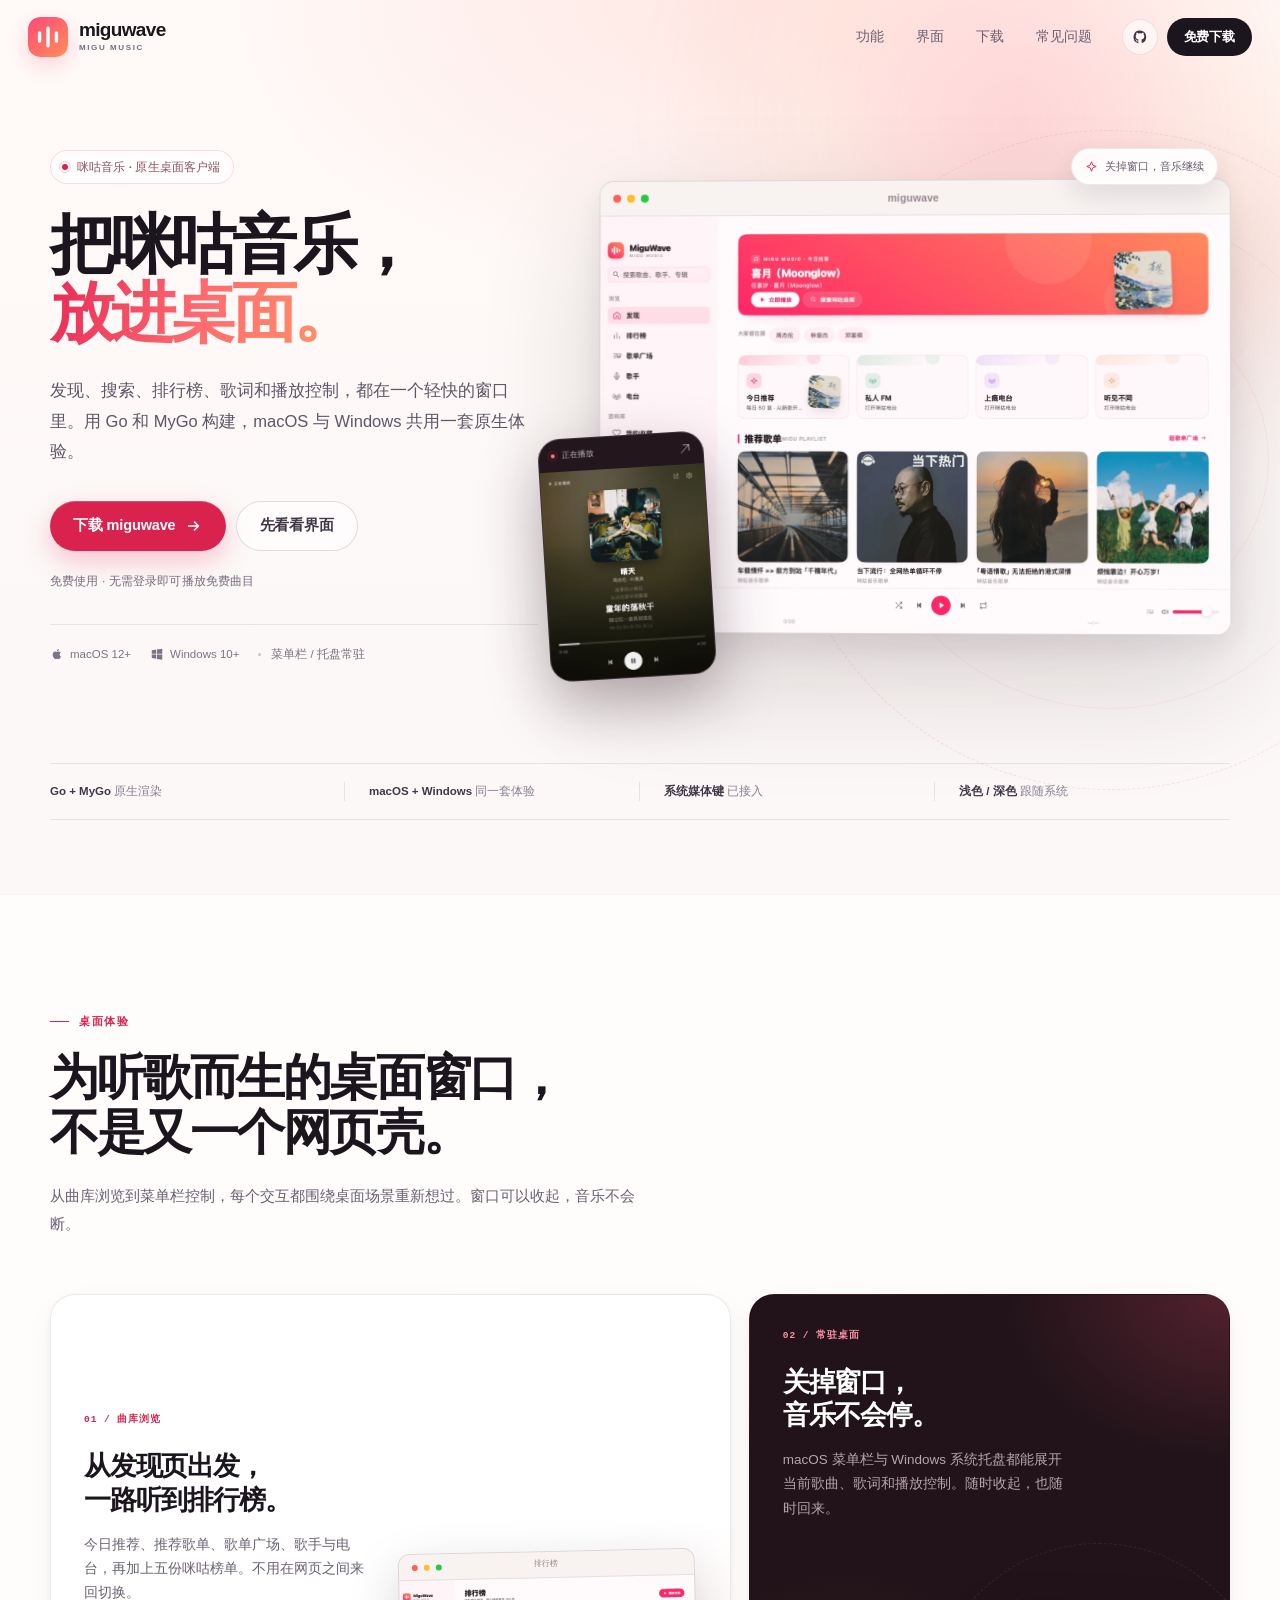
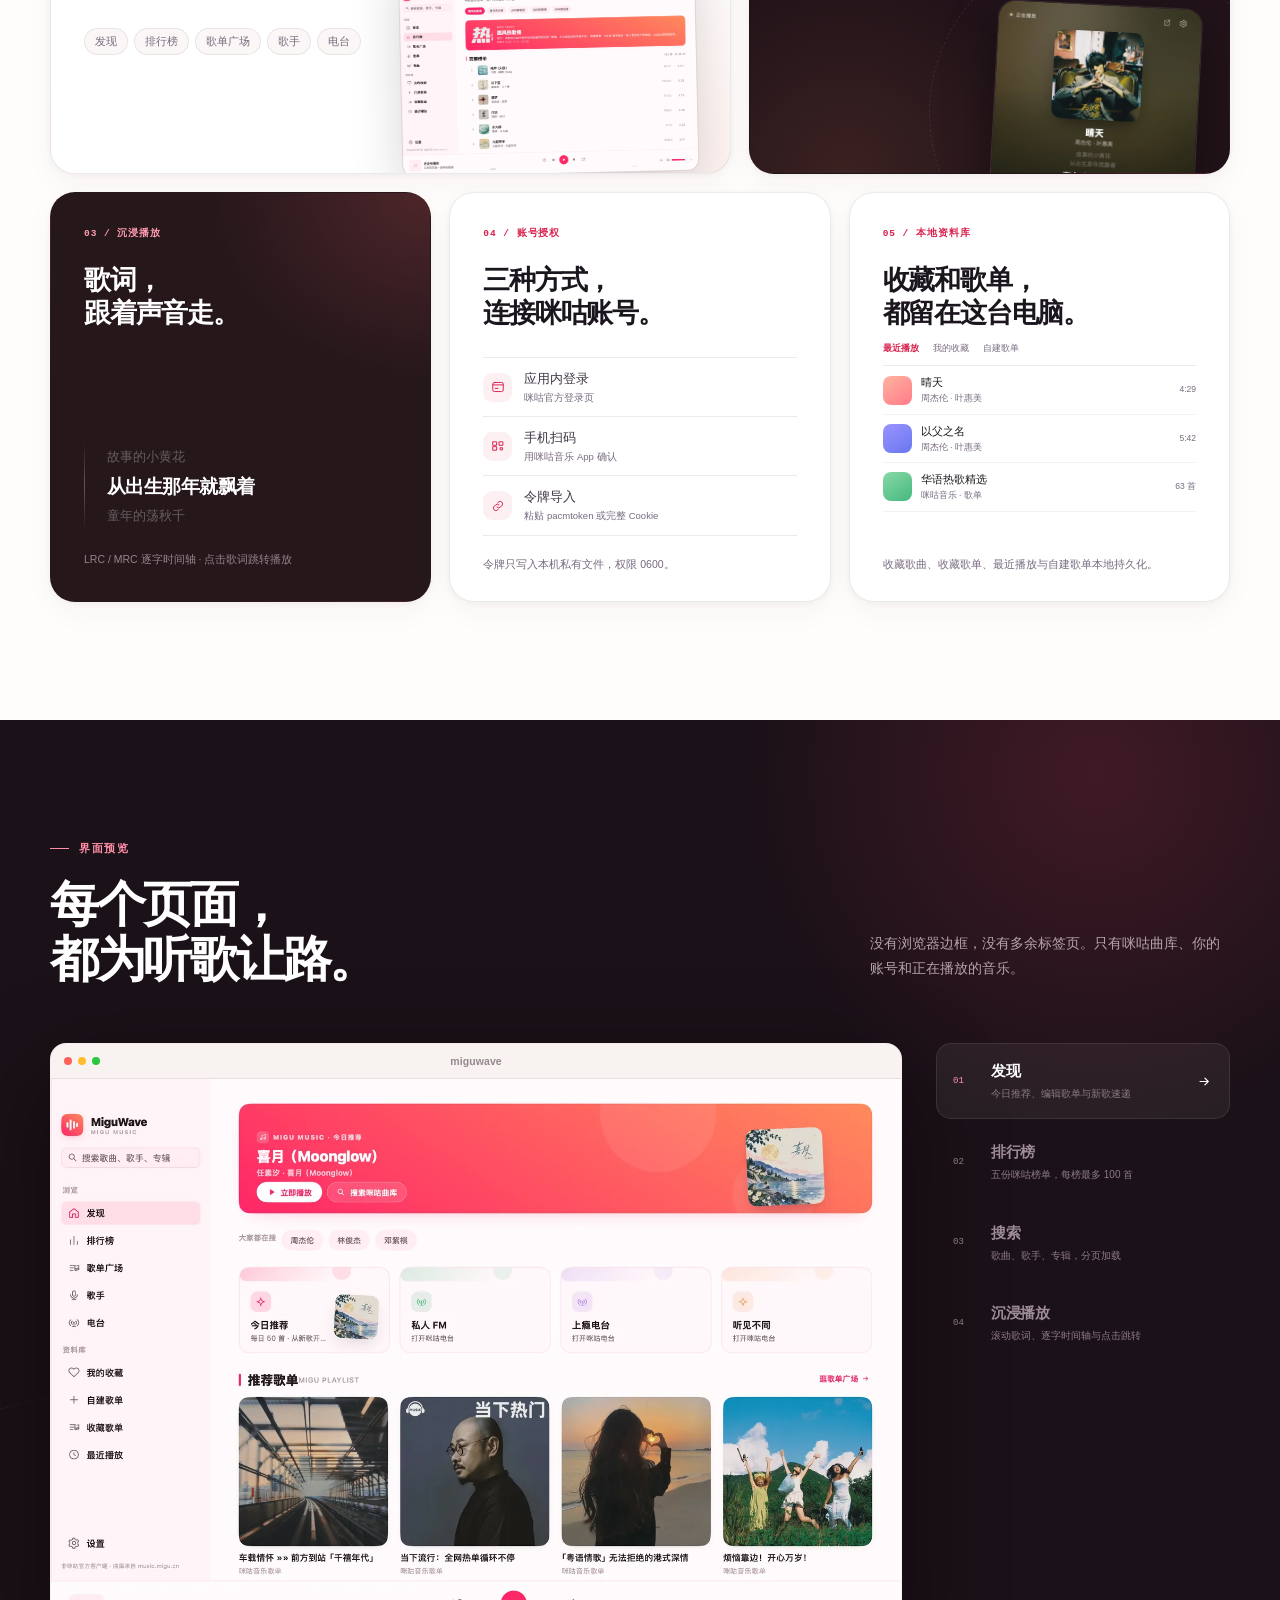
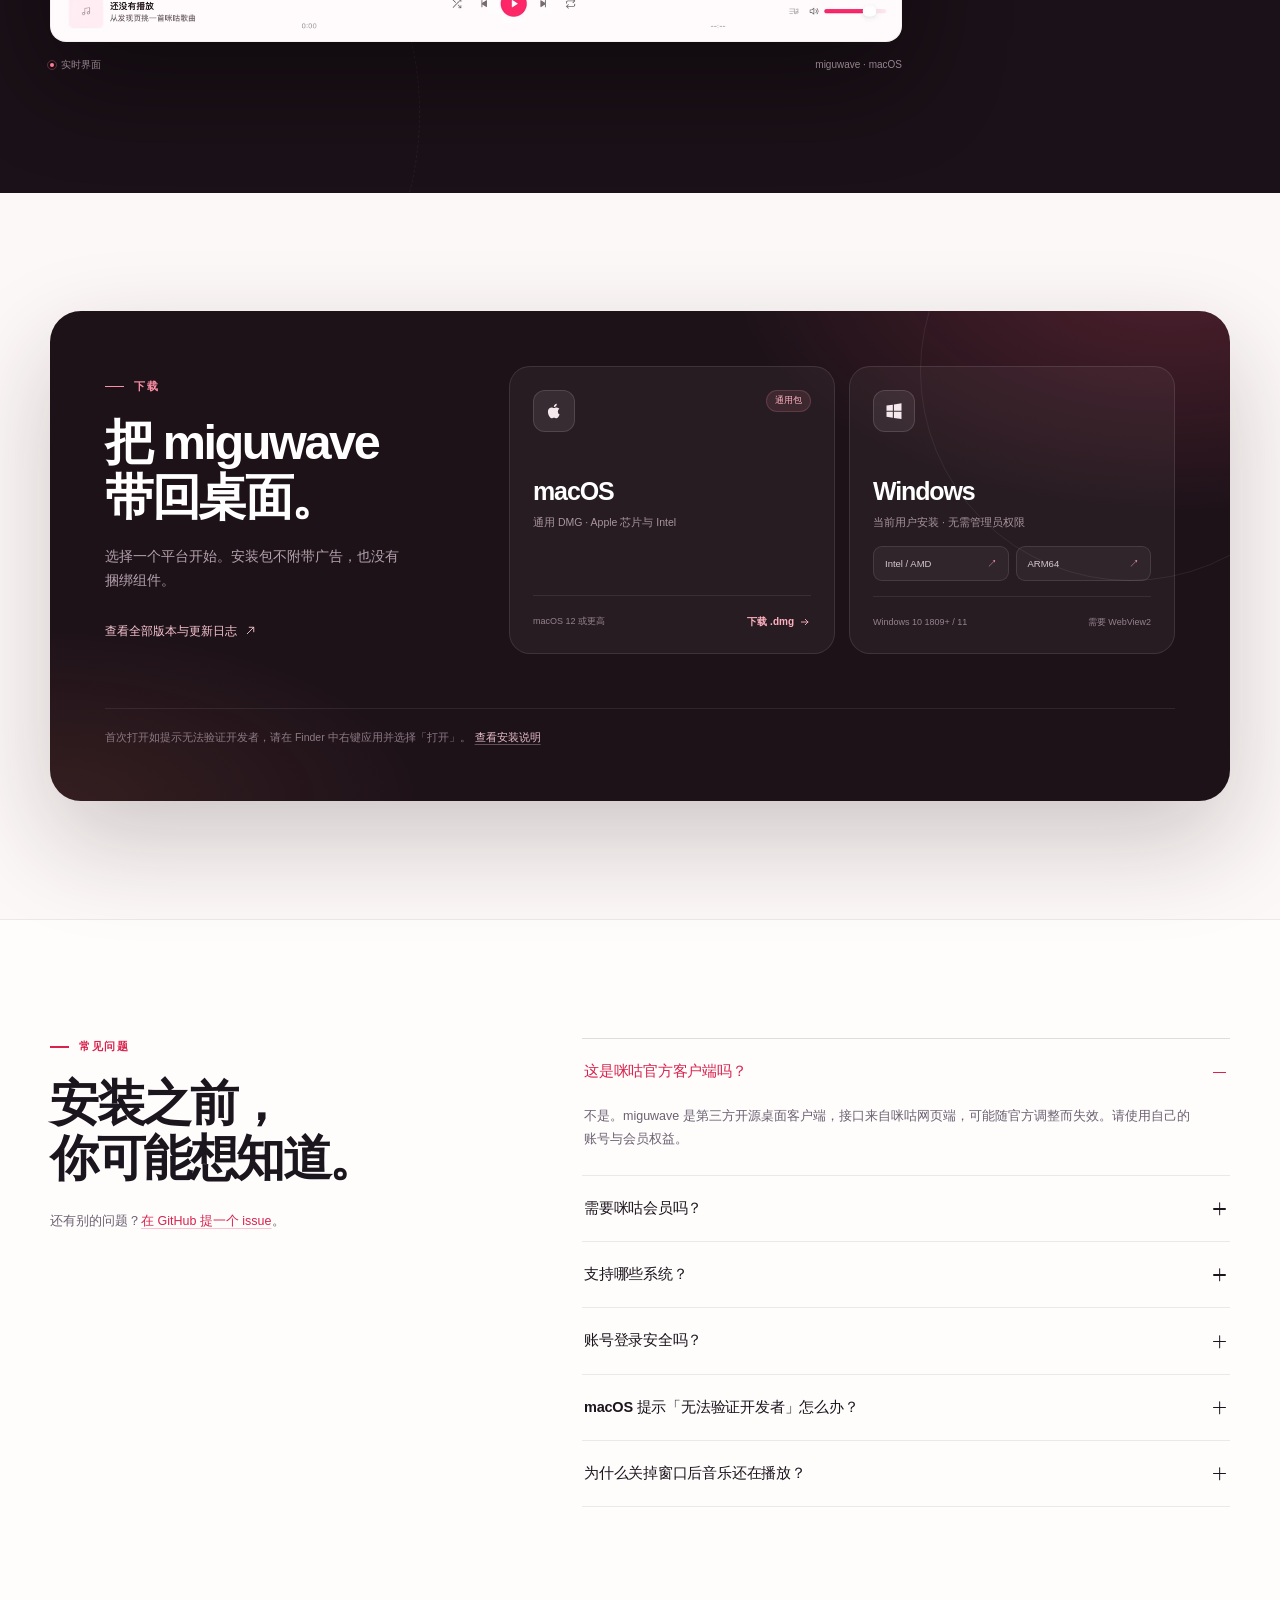
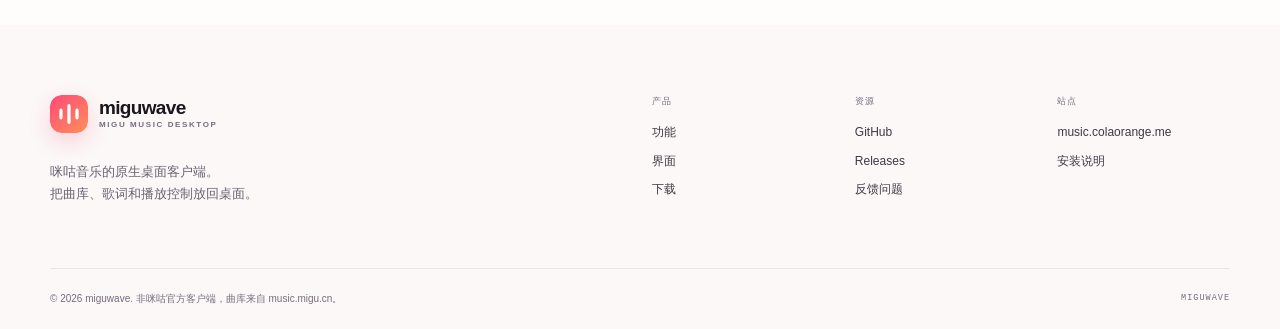
<file: site/index.html>
<!doctype html>
<html lang="zh-CN">
<head>
  <meta charset="utf-8">
  <meta name="viewport" content="width=device-width, initial-scale=1">
  <title>miguwave — 咪咕音乐原生桌面客户端</title>
  <meta name="description" content="miguwave 是一个用 Go 写的咪咕音乐桌面客户端。原生界面，macOS 与 Windows 共用一套体验，支持发现、排行榜、搜索、滚动歌词与菜单栏播放控制。">
  <meta name="theme-color" content="#fcf8f7">
  <meta name="color-scheme" content="light">
  <link rel="canonical" href="https://music.colaorange.me/">

  <meta property="og:type" content="website">
  <meta property="og:site_name" content="miguwave">
  <meta property="og:title" content="miguwave — 把咪咕音乐，放进桌面。">
  <meta property="og:description" content="原生咪咕音乐桌面客户端。发现、排行榜、搜索、滚动歌词和菜单栏控制，都在一个窗口里。">
  <meta property="og:url" content="https://music.colaorange.me/">
  <meta property="og:image" content="https://music.colaorange.me/og.f667982d.png">
  <meta property="og:image:type" content="image/png">
  <meta property="og:image:width" content="1200">
  <meta property="og:image:height" content="630">
  <meta property="og:image:alt" content="miguwave 咪咕音乐桌面客户端预览">
  <meta property="og:locale" content="zh_CN">
  <meta name="twitter:card" content="summary_large_image">
  <meta name="twitter:title" content="miguwave — 把咪咕音乐，放进桌面。">
  <meta name="twitter:description" content="原生咪咕音乐桌面客户端，支持 macOS 与 Windows。">
  <meta name="twitter:image" content="https://music.colaorange.me/og.f667982d.png">
  <meta name="twitter:image:alt" content="miguwave 咪咕音乐桌面客户端预览">

  <link rel="icon" href="favicon.svg" type="image/svg+xml">
  <link rel="apple-touch-icon" href="apple-touch-icon.png">
  <link rel="preload" as="image" href="assets/home-1600.c349a8a1.webp" type="image/webp" fetchpriority="high">
  <link rel="stylesheet" href="styles.css">
  <script>document.documentElement.classList.add('js');</script>

  <script type="application/ld+json">
  {
    "@context": "https://schema.org",
    "@type": "SoftwareApplication",
    "name": "miguwave",
    "applicationCategory": "MultimediaApplication",
    "operatingSystem": "macOS 12+, Windows 10 1809+, Windows 11",
    "description": "用 Go 和 MyGo 构建的咪咕音乐原生桌面客户端。",
    "url": "https://music.colaorange.me/",
    "downloadUrl": "https://github.com/horizon0514/miguwave/releases/latest",
    "offers": {
      "@type": "Offer",
      "price": "0",
      "priceCurrency": "CNY"
    }
  }
  </script>
</head>
<body>
  <a class="skip-link" href="#main">跳到主要内容</a>

  <header class="site-header" id="top">
    <div class="nav-wrap">
      <a class="brand" href="#top" aria-label="miguwave 首页">
        <svg class="brand-mark" viewBox="0 0 64 64" aria-hidden="true">
          <defs>
            <linearGradient id="brand-gradient" x1="8" y1="4" x2="58" y2="61" gradientUnits="userSpaceOnUse">
              <stop stop-color="#ff4f76"/>
              <stop offset="1" stop-color="#ff8a5b"/>
            </linearGradient>
          </defs>
          <rect width="64" height="64" rx="19" fill="url(#brand-gradient)"/>
          <path d="M18.5 38.5v-13M32 46V18M45.5 38.5v-13" stroke="#fff" stroke-width="5.4" stroke-linecap="round"/>
        </svg>
        <span class="brand-word">
          <span class="brand-name">miguwave</span>
          <span class="brand-sub">MIGU MUSIC</span>
        </span>
      </a>

      <nav class="desktop-nav" aria-label="主导航">
        <a href="#features">功能</a>
        <a href="#interface">界面</a>
        <a href="#download">下载</a>
        <a href="#faq">常见问题</a>
      </nav>

      <div class="nav-actions">
        <a class="nav-github" href="https://github.com/horizon0514/miguwave" target="_blank" rel="noopener" aria-label="在 GitHub 查看 miguwave">
          <svg viewBox="0 0 24 24" aria-hidden="true"><path d="M12 2.3a9.7 9.7 0 0 0-3.1 18.9c.5.1.7-.2.7-.5v-1.9c-2.8.6-3.4-1.2-3.4-1.2-.5-1.2-1.1-1.5-1.1-1.5-.9-.6.1-.6.1-.6 1 .1 1.5 1 1.5 1 .9 1.5 2.3 1.1 2.9.8.1-.6.3-1.1.6-1.3-2.2-.3-4.6-1.1-4.6-5a3.9 3.9 0 0 1 1-2.7 3.6 3.6 0 0 1 .1-2.7s.8-.3 2.8 1a9.2 9.2 0 0 1 5 0c1.9-1.3 2.8-1 2.8-1 .5 1.4.2 2.4.1 2.7a3.9 3.9 0 0 1 1 2.7c0 3.9-2.3 4.7-4.6 5 .4.3.7.9.7 1.8v2.7c0 .3.2.6.7.5A9.7 9.7 0 0 0 12 2.3Z"/></svg>
        </a>
        <a class="btn btn-nav" href="#download">免费下载</a>
        <button class="menu-toggle" type="button" aria-label="打开菜单" aria-expanded="false" aria-controls="mobile-menu">
          <span></span><span></span>
        </button>
      </div>
    </div>

    <div class="mobile-menu" id="mobile-menu" hidden>
      <nav aria-label="移动端导航">
        <a href="#features">功能</a>
        <a href="#interface">界面</a>
        <a href="#download">下载</a>
        <a href="#faq">常见问题</a>
        <a href="https://github.com/horizon0514/miguwave" target="_blank" rel="noopener">GitHub <span aria-hidden="true">↗</span></a>
      </nav>
    </div>
  </header>

  <main id="main">
    <section class="hero" aria-labelledby="hero-title">
      <div class="hero-glow" aria-hidden="true"></div>
      <div class="hero-rings" aria-hidden="true">
        <span></span><span></span><span></span>
      </div>

      <div class="container hero-grid">
        <div class="hero-copy">
          <p class="eyebrow reveal"><span class="status-dot" aria-hidden="true"></span>咪咕音乐 · 原生桌面客户端</p>
          <h1 class="reveal" id="hero-title" style="--delay: 60ms">把咪咕音乐，<br><span class="gradient-text">放进桌面。</span></h1>
          <p class="hero-lede reveal" style="--delay: 120ms">发现、搜索、排行榜、歌词和播放控制，都在一个轻快的窗口里。用 Go 和 MyGo 构建，macOS 与 Windows 共用一套原生体验。</p>

          <div class="hero-actions reveal" style="--delay: 180ms">
            <a class="btn btn-primary" href="#download">
              下载 miguwave
              <svg viewBox="0 0 20 20" aria-hidden="true"><path d="M4 10h11M10.5 5.5 15 10l-4.5 4.5"/></svg>
            </a>
            <a class="btn btn-quiet" href="#interface">先看看界面</a>
          </div>

          <p class="hero-meta reveal" style="--delay: 240ms">免费使用 · 无需登录即可播放免费曲目</p>

          <div class="hero-platforms reveal" style="--delay: 300ms" aria-label="支持的平台">
            <span>
              <svg viewBox="0 0 24 24" aria-hidden="true"><path d="M16.6 12.8c0-2.2 1.8-3.3 1.9-3.4a4.1 4.1 0 0 0-3.2-1.7c-1.4-.1-2.7.8-3.4.8-.7 0-1.8-.8-2.9-.8a4.3 4.3 0 0 0-3.6 2.2c-1.5 2.7-.4 6.6 1.1 8.7.7 1 1.6 2.2 2.7 2.1 1.1 0 1.5-.7 2.8-.7s1.7.7 2.9.7c1.2 0 1.9-1 2.6-2.1a9.4 9.4 0 0 0 1.2-2.4 3.9 3.9 0 0 1-2.1-3.4ZM14.5 6.1a3.8 3.8 0 0 0 .9-2.8 4 4 0 0 0-2.6 1.3 3.7 3.7 0 0 0-1 2.7c1 .1 2-.4 2.7-1.2Z"/></svg>
              macOS 12+
            </span>
            <span>
              <svg viewBox="0 0 24 24" aria-hidden="true"><path d="M3 5.5 10.6 4.4v7.2H3V5.5Zm8.9-1.3L21 2.8v8.8h-9.1V4.2ZM3 12.9h7.6v7.2L3 19V12.9Zm8.9 0H21v8.8l-9.1-1.3v-7.5Z"/></svg>
              Windows 10+
            </span>
            <span><span class="platform-sep" aria-hidden="true"></span>菜单栏 / 托盘常驻</span>
          </div>
        </div>

        <div class="hero-visual reveal" style="--delay: 140ms">
          <div class="hero-visual-glow" aria-hidden="true"></div>
          <div class="app-window hero-window">
            <div class="window-bar">
              <span class="traffic" aria-hidden="true"><i></i><i></i><i></i></span>
              <span class="window-title">miguwave</span>
            </div>
            <img src="assets/home-1600.c349a8a1.webp" srcset="assets/home-800.12660ac5.webp 800w, assets/home-1600.c349a8a1.webp 1600w" sizes="(max-width: 760px) 92vw, (max-width: 1200px) 52vw, 650px" width="1600" height="1058" alt="miguwave 发现页，包含今日推荐、快捷入口和推荐歌单" fetchpriority="high">
          </div>

          <figure class="floating-player">
            <div class="floating-player-head">
              <span class="status-dot" aria-hidden="true"></span>
              <span>正在播放</span>
              <svg viewBox="0 0 20 20" aria-hidden="true"><path d="M7 3h10v10M17 3 3 17"/></svg>
            </div>
            <img src="assets/menu-bar.644268d4.webp" width="840" height="1072" alt="miguwave 菜单栏播放面板" loading="lazy">
          </figure>

          <div class="floating-note">
            <svg viewBox="0 0 20 20" aria-hidden="true"><path d="M10 2.7 12 8l5.3 2-5.3 2L10 17.3 8 12l-5.3-2L8 8l2-5.3Z"/></svg>
            关掉窗口，音乐继续
          </div>
        </div>
      </div>

      <div class="container">
        <div class="trust-strip reveal" style="--delay: 380ms">
          <span><strong>Go + MyGo</strong> 原生渲染</span>
          <span><strong>macOS + Windows</strong> 同一套体验</span>
          <span><strong>系统媒体键</strong> 已接入</span>
          <span><strong>浅色 / 深色</strong> 跟随系统</span>
        </div>
      </div>
    </section>

    <section class="section features" id="features" aria-labelledby="features-title">
      <div class="container">
        <header class="section-head reveal">
          <p class="kicker">桌面体验</p>
          <h2 id="features-title">为听歌而生的桌面窗口，<br class="desktop-br">不是又一个网页壳。</h2>
          <p>从曲库浏览到菜单栏控制，每个交互都围绕桌面场景重新想过。窗口可以收起，音乐不会断。</p>
        </header>

        <div class="feature-grid">
          <article class="feature feature-catalog reveal">
            <div class="feature-copy">
              <p class="feature-index">01 / 曲库浏览</p>
              <h3>从发现页出发，<br>一路听到排行榜。</h3>
              <p>今日推荐、推荐歌单、歌单广场、歌手与电台，再加上五份咪咕榜单。不用在网页之间来回切换。</p>
              <ul class="chip-list" aria-label="曲库功能">
                <li>发现</li>
                <li>排行榜</li>
                <li>歌单广场</li>
                <li>歌手</li>
                <li>电台</li>
              </ul>
            </div>
            <div class="feature-shot">
              <div class="app-window shot-window">
                <div class="window-bar">
                  <span class="traffic" aria-hidden="true"><i></i><i></i><i></i></span>
                  <span class="window-title">排行榜</span>
                </div>
                <img src="assets/rank-1600.459adf15.webp" srcset="assets/rank-800.6c8e864a.webp 800w, assets/rank-1600.459adf15.webp 1600w" sizes="(max-width: 760px) 88vw, 470px" width="1600" height="1058" alt="miguwave 排行榜页面，展示国风热歌榜和完整榜单" loading="lazy">
              </div>
            </div>
          </article>

          <article class="feature feature-menubar reveal">
            <div class="feature-copy">
              <p class="feature-index">02 / 常驻桌面</p>
              <h3>关掉窗口，<br>音乐不会停。</h3>
              <p>macOS 菜单栏与 Windows 系统托盘都能展开当前歌曲、歌词和播放控制。随时收起，也随时回来。</p>
            </div>
            <figure class="menubar-figure">
              <img src="assets/menu-bar.644268d4.webp" width="840" height="1072" alt="miguwave 菜单栏播放面板，包含歌曲封面、歌词与播放控制" loading="lazy">
            </figure>
            <span class="menubar-hint" aria-hidden="true">点按图标展开</span>
          </article>

          <article class="feature feature-lyrics reveal">
            <div class="feature-copy">
              <p class="feature-index">03 / 沉浸播放</p>
              <h3>歌词，<br>跟着声音走。</h3>
            </div>
            <div class="lyric-demo" aria-hidden="true">
              <p>故事的小黄花</p>
              <p class="is-current">从出生那年就飘着</p>
              <p>童年的荡秋千</p>
            </div>
            <p class="feature-footnote">LRC / MRC 逐字时间轴 · 点击歌词跳转播放</p>
          </article>

          <article class="feature feature-auth reveal">
            <div class="feature-copy">
              <p class="feature-index">04 / 账号授权</p>
              <h3>三种方式，<br>连接咪咕账号。</h3>
            </div>
            <ul class="auth-list">
              <li>
                <span class="auth-icon"><svg viewBox="0 0 20 20" aria-hidden="true"><rect x="2.5" y="3.5" width="15" height="13" rx="2.5"/><path d="M2.5 7h15M6 12h4"/></svg></span>
                <span>应用内登录<small>咪咕官方登录页</small></span>
              </li>
              <li>
                <span class="auth-icon"><svg viewBox="0 0 20 20" aria-hidden="true"><path d="M3 4h5v5H3zM12 4h5v5h-5zM3 11h5v5H3zM13.5 12.5h3v3h-3z"/></svg></span>
                <span>手机扫码<small>用咪咕音乐 App 确认</small></span>
              </li>
              <li>
                <span class="auth-icon"><svg viewBox="0 0 20 20" aria-hidden="true"><path d="M8.5 11.5a3.5 3.5 0 0 0 5 0l2-2a3.5 3.5 0 0 0-5-5l-1 1"/><path d="M11.5 8.5a3.5 3.5 0 0 0-5 0l-2 2a3.5 3.5 0 0 0 5 5l1-1"/></svg></span>
                <span>令牌导入<small>粘贴 pacmtoken 或完整 Cookie</small></span>
              </li>
            </ul>
            <p class="feature-footnote">令牌只写入本机私有文件，权限 0600。</p>
          </article>

          <article class="feature feature-library reveal">
            <div class="feature-copy">
              <p class="feature-index">05 / 本地资料库</p>
              <h3>收藏和歌单，<br>都留在这台电脑。</h3>
            </div>
            <div class="mini-library" aria-hidden="true">
              <div class="mini-tabs"><span class="is-active">最近播放</span><span>我的收藏</span><span>自建歌单</span></div>
              <div class="mini-song">
                <span class="mini-cover cover-one"></span>
                <span class="mini-song-text"><strong>晴天</strong><small>周杰伦 · 叶惠美</small></span>
                <span class="mini-time">4:29</span>
              </div>
              <div class="mini-song">
                <span class="mini-cover cover-two"></span>
                <span class="mini-song-text"><strong>以父之名</strong><small>周杰伦 · 叶惠美</small></span>
                <span class="mini-time">5:42</span>
              </div>
              <div class="mini-song">
                <span class="mini-cover cover-three"></span>
                <span class="mini-song-text"><strong>华语热歌精选</strong><small>咪咕音乐 · 歌单</small></span>
                <span class="mini-time">63 首</span>
              </div>
            </div>
            <p class="feature-footnote">收藏歌曲、收藏歌单、最近播放与自建歌单本地持久化。</p>
          </article>
        </div>
      </div>
    </section>

    <section class="showcase" id="interface" aria-labelledby="interface-title">
      <div class="container">
        <header class="showcase-head reveal">
          <div>
            <p class="kicker kicker-light">界面预览</p>
            <h2 id="interface-title">每个页面，<br>都为听歌让路。</h2>
          </div>
          <p>没有浏览器边框，没有多余标签页。只有咪咕曲库、你的账号和正在播放的音乐。</p>
        </header>

        <div class="showcase-layout reveal">
          <div class="showcase-stage">
            <div class="app-window showcase-window">
              <div class="window-bar">
                <span class="traffic" aria-hidden="true"><i></i><i></i><i></i></span>
                <span class="window-title">miguwave</span>
              </div>
              <div class="showcase-slides">
                <div class="showcase-slide is-active" id="panel-discover" role="tabpanel" aria-labelledby="tab-discover">
                  <img src="assets/home-1600.c349a8a1.webp" width="1600" height="1058" alt="miguwave 发现页" loading="lazy">
                </div>
                <div class="showcase-slide" id="panel-rank" role="tabpanel" aria-labelledby="tab-rank" aria-hidden="true">
                  <img src="assets/rank-1600.459adf15.webp" width="1600" height="1058" alt="miguwave 排行榜页面" loading="lazy">
                </div>
                <div class="showcase-slide" id="panel-search" role="tabpanel" aria-labelledby="tab-search" aria-hidden="true">
                  <img src="assets/search-1600.9d7b8685.webp" width="1600" height="1058" alt="miguwave 搜索页面" loading="lazy">
                </div>
                <div class="showcase-slide" id="panel-stage" role="tabpanel" aria-labelledby="tab-stage" aria-hidden="true">
                  <img src="assets/song-stage.d63e06c4.webp" width="1240" height="820" alt="miguwave 沉浸式播放页面" loading="lazy">
                </div>
              </div>
            </div>
            <div class="stage-caption">
              <span class="live-label"><span class="status-dot" aria-hidden="true"></span>实时界面</span>
              <span>miguwave · macOS</span>
            </div>
          </div>

          <div class="showcase-tabs" role="tablist" aria-label="界面预览" aria-orientation="vertical">
            <button class="showcase-tab is-active" id="tab-discover" role="tab" aria-selected="true" aria-controls="panel-discover" tabindex="0">
              <span class="tab-num">01</span>
              <span class="tab-copy"><strong>发现</strong><small>今日推荐、编辑歌单与新歌速递</small></span>
              <svg viewBox="0 0 20 20" aria-hidden="true"><path d="M4 10h11M10.5 5.5 15 10l-4.5 4.5"/></svg>
            </button>
            <button class="showcase-tab" id="tab-rank" role="tab" aria-selected="false" aria-controls="panel-rank" tabindex="-1">
              <span class="tab-num">02</span>
              <span class="tab-copy"><strong>排行榜</strong><small>五份咪咕榜单，每榜最多 100 首</small></span>
              <svg viewBox="0 0 20 20" aria-hidden="true"><path d="M4 10h11M10.5 5.5 15 10l-4.5 4.5"/></svg>
            </button>
            <button class="showcase-tab" id="tab-search" role="tab" aria-selected="false" aria-controls="panel-search" tabindex="-1">
              <span class="tab-num">03</span>
              <span class="tab-copy"><strong>搜索</strong><small>歌曲、歌手、专辑，分页加载</small></span>
              <svg viewBox="0 0 20 20" aria-hidden="true"><path d="M4 10h11M10.5 5.5 15 10l-4.5 4.5"/></svg>
            </button>
            <button class="showcase-tab" id="tab-stage" role="tab" aria-selected="false" aria-controls="panel-stage" tabindex="-1">
              <span class="tab-num">04</span>
              <span class="tab-copy"><strong>沉浸播放</strong><small>滚动歌词、逐字时间轴与点击跳转</small></span>
              <svg viewBox="0 0 20 20" aria-hidden="true"><path d="M4 10h11M10.5 5.5 15 10l-4.5 4.5"/></svg>
            </button>
          </div>
        </div>
      </div>
    </section>

    <section class="section download" id="download" aria-labelledby="download-title">
      <div class="container">
        <div class="download-card reveal">
          <div class="download-intro">
            <p class="kicker kicker-light">下载</p>
            <h2 id="download-title">把 miguwave<br>带回桌面。</h2>
            <p>选择一个平台开始。安装包不附带广告，也没有捆绑组件。</p>
            <a class="text-link" href="https://github.com/horizon0514/miguwave/releases" target="_blank" rel="noopener">
              查看全部版本与更新日志
              <svg viewBox="0 0 20 20" aria-hidden="true"><path d="M5 15 15 5M8 5h7v7"/></svg>
            </a>
          </div>

          <div class="download-options">
            <a class="download-option download-macos" href="https://github.com/horizon0514/miguwave/releases/latest/download/miguwave.dmg" target="_blank" rel="noopener">
              <span class="option-top">
                <span class="option-icon">
                  <svg viewBox="0 0 24 24" aria-hidden="true"><path d="M16.6 12.8c0-2.2 1.8-3.3 1.9-3.4a4.1 4.1 0 0 0-3.2-1.7c-1.4-.1-2.7.8-3.4.8-.7 0-1.8-.8-2.9-.8a4.3 4.3 0 0 0-3.6 2.2c-1.5 2.7-.4 6.6 1.1 8.7.7 1 1.6 2.2 2.7 2.1 1.1 0 1.5-.7 2.8-.7s1.7.7 2.9.7c1.2 0 1.9-1 2.6-2.1a9.4 9.4 0 0 0 1.2-2.4 3.9 3.9 0 0 1-2.1-3.4ZM14.5 6.1a3.8 3.8 0 0 0 .9-2.8 4 4 0 0 0-2.6 1.3 3.7 3.7 0 0 0-1 2.7c1 .1 2-.4 2.7-1.2Z"/></svg>
                </span>
                <span class="option-badge">通用包</span>
              </span>
              <span class="option-body">
                <strong>macOS</strong>
                <small>通用 DMG · Apple 芯片与 Intel</small>
              </span>
              <span class="option-bottom">
                <span>macOS 12 或更高</span>
                <span class="option-cta">下载 .dmg <svg viewBox="0 0 20 20" aria-hidden="true"><path d="M4 10h11M10.5 5.5 15 10l-4.5 4.5"/></svg></span>
              </span>
            </a>

            <div class="download-option download-windows">
              <span class="option-top">
                <span class="option-icon">
                  <svg viewBox="0 0 24 24" aria-hidden="true"><path d="M3 5.5 10.6 4.4v7.2H3V5.5Zm8.9-1.3L21 2.8v8.8h-9.1V4.2ZM3 12.9h7.6v7.2L3 19V12.9Zm8.9 0H21v8.8l-9.1-1.3v-7.5Z"/></svg>
                </span>
              </span>
              <span class="option-body">
                <strong>Windows</strong>
                <small>当前用户安装 · 无需管理员权限</small>
              </span>
              <span class="windows-actions">
                <a href="https://github.com/horizon0514/miguwave/releases/latest/download/miguwave-setup-amd64.exe" target="_blank" rel="noopener">Intel / AMD <span aria-hidden="true">↗</span></a>
                <a href="https://github.com/horizon0514/miguwave/releases/latest/download/miguwave-setup-arm64.exe" target="_blank" rel="noopener">ARM64 <span aria-hidden="true">↗</span></a>
              </span>
              <span class="option-bottom">
                <span>Windows 10 1809+ / 11</span>
                <span>需要 WebView2</span>
              </span>
            </div>
          </div>

          <p class="download-note">首次打开如提示无法验证开发者，请在 Finder 中右键应用并选择「打开」。<a href="#faq">查看安装说明</a></p>
        </div>
      </div>
    </section>

    <section class="section faq" id="faq" aria-labelledby="faq-title">
      <div class="container faq-layout">
        <div class="faq-intro reveal">
          <p class="kicker">常见问题</p>
          <h2 id="faq-title">安装之前，<br>你可能想知道。</h2>
          <p>还有别的问题？<a href="https://github.com/horizon0514/miguwave/issues" target="_blank" rel="noopener">在 GitHub 提一个 issue</a>。</p>
        </div>

        <div class="faq-list reveal">
          <details open>
            <summary>这是咪咕官方客户端吗？<span class="faq-plus" aria-hidden="true"></span></summary>
            <div class="faq-answer"><p>不是。miguwave 是第三方开源桌面客户端，接口来自咪咕网页端，可能随官方调整而失效。请使用自己的账号与会员权益。</p></div>
          </details>
          <details>
            <summary>需要咪咕会员吗？<span class="faq-plus" aria-hidden="true"></span></summary>
            <div class="faq-answer"><p>免费曲目不需要登录即可直接播放。登录咪咕账号后，才能播放账号本身有权限的曲目。应用不提供绕过付费墙或下载导出的能力。</p></div>
          </details>
          <details>
            <summary>支持哪些系统？<span class="faq-plus" aria-hidden="true"></span></summary>
            <div class="faq-answer"><p>macOS 12 或更高版本，以及 Windows 10 1809+ / Windows 11。Windows 需要 WebView2 Runtime，Windows 11 已自带，旧系统可安装 Evergreen Runtime。</p></div>
          </details>
          <details>
            <summary>账号登录安全吗？<span class="faq-plus" aria-hidden="true"></span></summary>
            <div class="faq-answer"><p>应用内登录使用一次性网页会话，关闭授权窗口或完成登录后会立即清除 Cookie；客户端不会读取、保存或回显咪咕账号密码。授权令牌只写入应用配置目录下的私有文件，权限为 0600。</p></div>
          </details>
          <details>
            <summary>macOS 提示「无法验证开发者」怎么办？<span class="faq-plus" aria-hidden="true"></span></summary>
            <div class="faq-answer"><p>当前公开构建使用 ad-hoc 签名，尚未经过 Apple 公证。首次启动时，在 Finder 中右键 miguwave 并选择「打开」。如果系统提示应用已损坏，可在终端执行 <code>xattr -dr com.apple.quarantine /Applications/miguwave.app</code>，然后重新打开。</p></div>
          </details>
          <details>
            <summary>为什么关掉窗口后音乐还在播放？<span class="faq-plus" aria-hidden="true"></span></summary>
            <div class="faq-answer"><p>这是桌面端默认行为：关闭主窗口会收起到菜单栏或系统托盘并继续播放。macOS 用 <kbd>⌘Q</kbd>、Windows 用 <kbd>Ctrl+Q</kbd> 才会完全退出，也可以在设置中改成关闭即退出。</p></div>
          </details>
        </div>
      </div>
    </section>
  </main>

  <footer class="site-footer">
    <div class="container footer-main">
      <div class="footer-brand">
        <a class="brand" href="#top" aria-label="miguwave 首页">
          <svg class="brand-mark" viewBox="0 0 64 64" aria-hidden="true">
            <defs>
              <linearGradient id="footer-brand-gradient" x1="8" y1="4" x2="58" y2="61" gradientUnits="userSpaceOnUse">
                <stop stop-color="#ff4f76"/>
                <stop offset="1" stop-color="#ff8a5b"/>
              </linearGradient>
            </defs>
            <rect width="64" height="64" rx="19" fill="url(#footer-brand-gradient)"/>
            <path d="M18.5 38.5v-13M32 46V18M45.5 38.5v-13" stroke="#fff" stroke-width="5.4" stroke-linecap="round"/>
          </svg>
          <span class="brand-word">
            <span class="brand-name">miguwave</span>
            <span class="brand-sub">MIGU MUSIC DESKTOP</span>
          </span>
        </a>
        <p>咪咕音乐的原生桌面客户端。<br>把曲库、歌词和播放控制放回桌面。</p>
      </div>

      <div class="footer-links">
        <div>
          <span class="footer-label">产品</span>
          <a href="#features">功能</a>
          <a href="#interface">界面</a>
          <a href="#download">下载</a>
        </div>
        <div>
          <span class="footer-label">资源</span>
          <a href="https://github.com/horizon0514/miguwave" target="_blank" rel="noopener">GitHub</a>
          <a href="https://github.com/horizon0514/miguwave/releases" target="_blank" rel="noopener">Releases</a>
          <a href="https://github.com/horizon0514/miguwave/issues" target="_blank" rel="noopener">反馈问题</a>
        </div>
        <div>
          <span class="footer-label">站点</span>
          <a href="https://music.colaorange.me/">music.colaorange.me</a>
          <a href="#faq">安装说明</a>
        </div>
      </div>
    </div>

    <div class="container footer-bottom">
      <p>© 2026 miguwave. 非咪咕官方客户端，曲库来自 music.migu.cn。</p>
      <p class="footer-monogram" aria-hidden="true">MIGUWAVE</p>
    </div>
  </footer>

  <script src="main.js"></script>
</body>
</html>
</file>
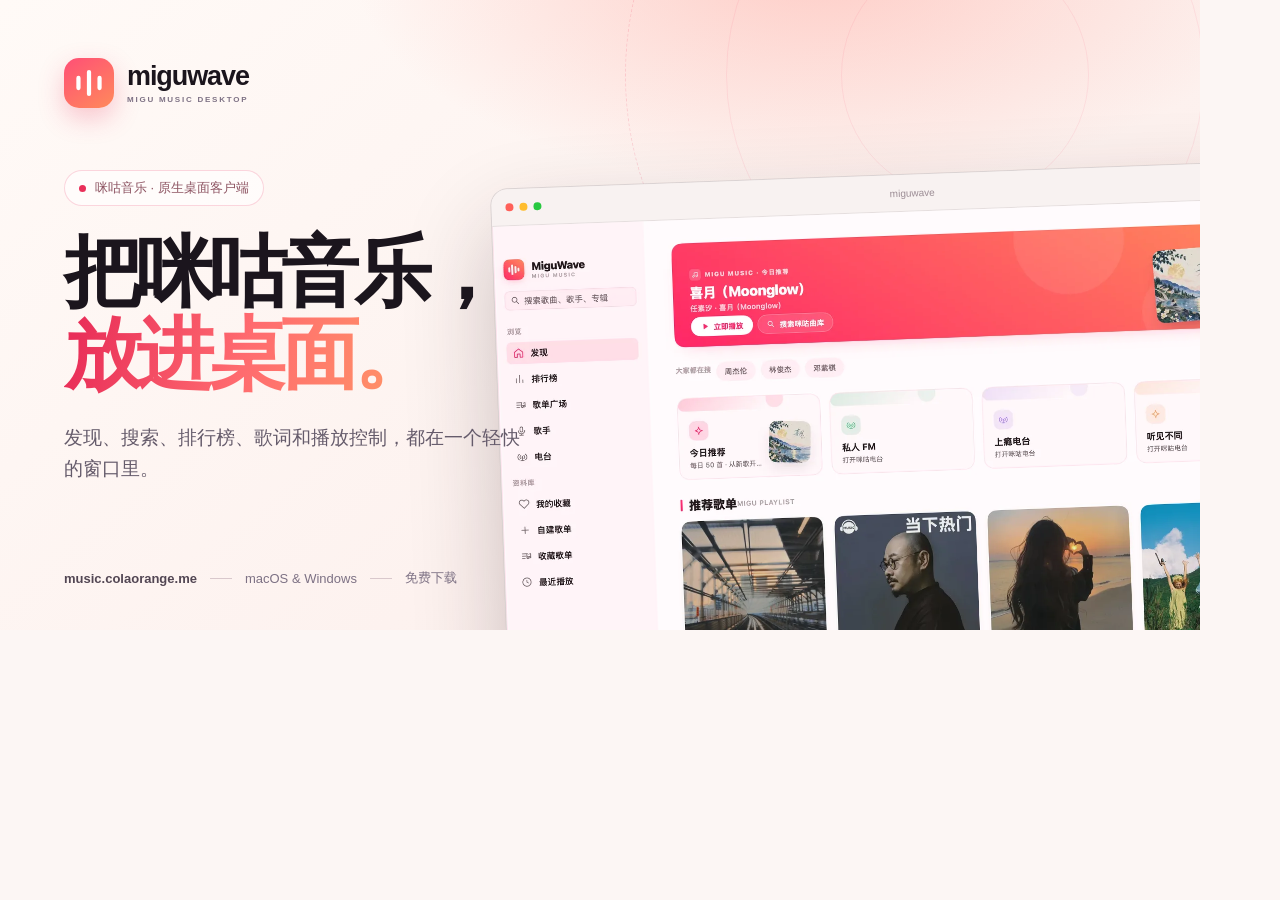
<file: site/og-source.html>
<!doctype html>
<html lang="zh-CN">
<head>
  <meta charset="utf-8">
  <meta name="robots" content="noindex">
  <style>
    * { box-sizing: border-box; }
    html, body { margin: 0; width: 1200px; height: 630px; overflow: hidden; }
    body {
      background: #fcf6f4;
      color: #1b151d;
      font-family: -apple-system, BlinkMacSystemFont, "SF Pro Display", "PingFang SC", "Microsoft YaHei", sans-serif;
      -webkit-font-smoothing: antialiased;
    }
    .card {
      position: relative;
      width: 1200px;
      height: 630px;
      padding: 58px 64px;
      overflow: hidden;
      background:
        radial-gradient(ellipse 55% 50% at 68% -5%, rgba(255, 174, 165, 0.55), transparent 70%),
        radial-gradient(ellipse 45% 42% at 100% 55%, rgba(255, 138, 91, 0.25), transparent 73%),
        linear-gradient(140deg, #fffaf7 0%, #fdf2ef 58%, #fcedea 100%);
    }
    .ring {
      position: absolute;
      width: 680px;
      height: 680px;
      top: -265px;
      right: -105px;
      border: 1.5px dashed rgba(233, 47, 89, 0.16);
      border-radius: 50%;
    }
    .ring::before, .ring::after {
      position: absolute;
      border: 1px solid rgba(233, 47, 89, 0.08);
      border-radius: 50%;
      content: "";
    }
    .ring::before { inset: 100px; }
    .ring::after { inset: 215px; }
    .glow {
      position: absolute;
      width: 580px;
      height: 580px;
      right: 10px;
      bottom: -350px;
      border-radius: 50%;
      background: radial-gradient(circle, rgba(255, 92, 122, 0.28), transparent 68%);
      filter: blur(24px);
    }
    .brand {
      position: relative;
      z-index: 2;
      display: flex;
      align-items: center;
      gap: 13px;
    }
    .mark {
      display: grid;
      width: 50px;
      height: 50px;
      place-items: center;
      border-radius: 15px;
      background: linear-gradient(145deg, #ff4f76, #ff8a5b);
      box-shadow: 0 10px 26px rgba(233, 47, 89, 0.26);
    }
    .mark svg { width: 50px; height: 50px; }
    .brand-name { font-size: 27px; font-weight: 760; letter-spacing: -0.04em; line-height: 1; }
    .brand-sub { margin-top: 5px; color: #7d7184; font-size: 8px; font-weight: 700; letter-spacing: 0.22em; }
    .copy { position: relative; z-index: 2; width: 535px; margin-top: 62px; }
    .eyebrow {
      display: inline-flex;
      align-items: center;
      gap: 9px;
      padding: 8px 14px;
      border: 1px solid rgba(233, 47, 89, 0.19);
      border-radius: 999px;
      background: rgba(255, 255, 255, 0.6);
      color: #8e5563;
      font-size: 13px;
    }
    .dot { width: 7px; height: 7px; border-radius: 50%; background: #e92f59; }
    h1 {
      margin: 26px 0 0;
      font-size: 78px;
      font-weight: 780;
      line-height: 1.05;
      letter-spacing: -0.072em;
    }
    .accent {
      background: linear-gradient(105deg, #e92f59 5%, #ff6b6f 50%, #ff9966 100%);
      -webkit-background-clip: text;
      background-clip: text;
      color: transparent;
    }
    .lede {
      width: 470px;
      margin: 26px 0 0;
      color: #655b6b;
      font-size: 19px;
      line-height: 1.65;
    }
    .foot {
      position: absolute;
      z-index: 2;
      left: 64px;
      bottom: 43px;
      display: flex;
      align-items: center;
      gap: 13px;
      color: #7d7184;
      font-size: 13px;
    }
    .foot strong { color: #524653; font-weight: 600; }
    .divider { width: 22px; height: 1px; background: #d9c8cc; }
    .shot {
      position: absolute;
      z-index: 1;
      top: 174px;
      right: -108px;
      width: 808px;
      padding: 0;
      border: 1px solid rgba(41, 24, 34, 0.14);
      border-radius: 17px;
      overflow: hidden;
      background: #f8f2f1;
      box-shadow: 0 40px 90px rgba(47, 23, 35, 0.24);
      transform: rotate(-2.1deg);
    }
    .bar {
      display: flex;
      height: 37px;
      align-items: center;
      padding: 0 14px;
      border-bottom: 1px solid rgba(41, 24, 34, 0.09);
      background: #f8f2f1;
    }
    .lights { display: flex; gap: 6px; }
    .lights i { width: 8px; height: 8px; border-radius: 50%; background: #ff6059; }
    .lights i:nth-child(2) { background: #ffbd2e; }
    .lights i:nth-child(3) { background: #28c840; }
    .title { margin-left: auto; margin-right: auto; color: #9b8c94; font-size: 10px; }
    .shot img { display: block; width: 100%; }
  </style>
</head>
<body>
  <div class="card">
    <div class="ring"></div>
    <div class="glow"></div>
    <div class="brand">
      <div class="mark">
        <svg viewBox="0 0 64 64" aria-hidden="true">
          <path d="M18.5 38.5v-13M32 46V18M45.5 38.5v-13" fill="none" stroke="#fff" stroke-width="5.4" stroke-linecap="round"/>
        </svg>
      </div>
      <div>
        <div class="brand-name">miguwave</div>
        <div class="brand-sub">MIGU MUSIC DESKTOP</div>
      </div>
    </div>

    <div class="copy">
      <div class="eyebrow"><span class="dot"></span>咪咕音乐 · 原生桌面客户端</div>
      <h1>把咪咕音乐，<br><span class="accent">放进桌面。</span></h1>
      <p class="lede">发现、搜索、排行榜、歌词和播放控制，都在一个轻快的窗口里。</p>
    </div>

    <div class="foot">
      <strong>music.colaorange.me</strong>
      <span class="divider"></span>
      <span>macOS &amp; Windows</span>
      <span class="divider"></span>
      <span>免费下载</span>
    </div>

    <div class="shot">
      <div class="bar">
        <span class="lights"><i></i><i></i><i></i></span>
        <span class="title">miguwave</span>
      </div>
      <img src="assets/home-1600.c349a8a1.webp" alt="">
    </div>
  </div>
</body>
</html>
</file>
<file: site/styles.css>
:root {
  --bg: #fcf8f7;
  --bg-soft: #fffdfc;
  --ink: #1b151d;
  --ink-soft: #403746;
  --muted: #6b6172;
  --muted-light: #786b7f;
  --line: rgba(38, 24, 36, 0.09);
  --line-strong: rgba(38, 24, 36, 0.14);
  --brand: #d9224d;
  --brand-dark: #c11c43;
  --brand-soft: #ffe9ee;
  --peach: #ff8a5b;
  --plum: #1b1118;
  --plum-2: #2a1821;
  --white: #ffffff;
  --max: 1180px;
  --shadow-sm: 0 2px 6px rgba(39, 22, 33, 0.04), 0 10px 30px rgba(39, 22, 33, 0.04);
  --shadow-md: 0 4px 12px rgba(39, 22, 33, 0.06), 0 24px 60px rgba(39, 22, 33, 0.1);
  --shadow-lg: 0 10px 30px rgba(39, 22, 33, 0.08), 0 48px 120px rgba(39, 22, 33, 0.16);
  --font-sans: -apple-system, BlinkMacSystemFont, "SF Pro Display", "SF Pro Text", "PingFang SC", "Hiragino Sans GB", "Segoe UI", "Microsoft YaHei", sans-serif;
  --font-mono: "SFMono-Regular", "Cascadia Code", "Roboto Mono", Menlo, Consolas, monospace;
  --ease-out: cubic-bezier(0.16, 1, 0.3, 1);
}

*,
*::before,
*::after {
  box-sizing: border-box;
}

html {
  scroll-behavior: smooth;
  scroll-padding-top: 88px;
  -webkit-text-size-adjust: 100%;
}

body {
  margin: 0;
  background: var(--bg);
  color: var(--ink);
  font-family: var(--font-sans);
  font-size: 16px;
  line-height: 1.6;
  -webkit-font-smoothing: antialiased;
  text-rendering: optimizeLegibility;
  overflow-x: hidden;
}

body::selection {
  background: var(--brand-soft);
  color: var(--brand-dark);
}

::selection {
  background: var(--brand-soft);
  color: var(--brand-dark);
}

img,
svg {
  display: block;
}

img {
  max-width: 100%;
  height: auto;
}

a {
  color: inherit;
  text-decoration: none;
}

button {
  border: 0;
  padding: 0;
  background: none;
  color: inherit;
  font: inherit;
}

p,
h1,
h2,
h3,
figure {
  margin: 0;
}

ul {
  margin: 0;
  padding: 0;
  list-style: none;
}

:focus-visible {
  outline: 2px solid var(--brand);
  outline-offset: 4px;
}

.skip-link {
  position: fixed;
  z-index: 100;
  top: 10px;
  left: 10px;
  padding: 10px 16px;
  border-radius: 10px;
  background: var(--ink);
  color: var(--white);
  font-size: 13px;
  transform: translateY(-160%);
  transition: transform 0.2s;
}

.skip-link:focus {
  transform: translateY(0);
}

.container {
  width: min(calc(100% - 64px), var(--max));
  margin-inline: auto;
}

/* ---------- Header ---------- */

.site-header {
  position: fixed;
  z-index: 50;
  inset: 0 0 auto;
  transition: background 0.3s, border-color 0.3s, box-shadow 0.3s;
  border-bottom: 1px solid transparent;
}

.site-header.is-scrolled {
  border-bottom-color: var(--line);
  background: rgba(252, 248, 247, 0.82);
  box-shadow: 0 8px 30px rgba(39, 22, 33, 0.035);
  -webkit-backdrop-filter: blur(18px) saturate(1.3);
  backdrop-filter: blur(18px) saturate(1.3);
}

.nav-wrap {
  width: min(calc(100% - 56px), 1280px);
  margin-inline: auto;
  padding-block: 17px;
  display: flex;
  align-items: center;
}

.brand {
  display: inline-flex;
  align-items: center;
  gap: 11px;
}

.brand-mark {
  width: 40px;
  height: 40px;
  flex: none;
  border-radius: 12px;
  box-shadow: 0 8px 22px rgba(235, 52, 91, 0.2);
}

.brand-word {
  display: flex;
  flex-direction: column;
  gap: 1px;
}

.brand-name {
  font-size: 19px;
  font-weight: 750;
  line-height: 1.1;
  letter-spacing: -0.035em;
}

.brand-sub {
  color: var(--muted-light);
  font-size: 8px;
  font-weight: 650;
  line-height: 1.4;
  letter-spacing: 0.2em;
}

.desktop-nav {
  display: flex;
  align-items: center;
  gap: 32px;
  margin-left: auto;
  margin-right: 30px;
}

.desktop-nav a {
  position: relative;
  color: var(--muted);
  font-size: 13.5px;
  font-weight: 500;
  transition: color 0.2s;
}

.desktop-nav a::after {
  position: absolute;
  inset: auto 0 -5px;
  height: 1.5px;
  background: var(--brand);
  content: "";
  transform: scaleX(0);
  transform-origin: right;
  transition: transform 0.3s var(--ease-out);
}

.desktop-nav a:hover {
  color: var(--ink);
}

.desktop-nav a:hover::after {
  transform: scaleX(1);
  transform-origin: left;
}

.nav-actions {
  display: flex;
  align-items: center;
  gap: 9px;
}

.nav-github {
  display: grid;
  width: 36px;
  height: 36px;
  place-items: center;
  border: 1px solid var(--line);
  border-radius: 50%;
  background: rgba(255, 255, 255, 0.55);
  color: var(--ink-soft);
  transition: border-color 0.2s, background 0.2s, transform 0.2s;
}

.nav-github svg {
  width: 16px;
  fill: currentColor;
}

.nav-github:hover {
  border-color: var(--line-strong);
  background: var(--white);
  transform: translateY(-1px);
}

.btn {
  display: inline-flex;
  min-height: 50px;
  align-items: center;
  justify-content: center;
  gap: 9px;
  padding: 0 23px;
  border-radius: 999px;
  font-size: 14.5px;
  font-weight: 620;
  letter-spacing: -0.01em;
  white-space: nowrap;
  transition: transform 0.25s var(--ease-out), background 0.2s, box-shadow 0.25s, border-color 0.2s;
}

.btn svg {
  width: 18px;
  fill: none;
  stroke: currentColor;
  stroke-linecap: round;
  stroke-linejoin: round;
  stroke-width: 1.7;
}

.btn-primary {
  background: var(--brand);
  box-shadow: 0 10px 26px rgba(233, 47, 89, 0.26), inset 0 1px rgba(255, 255, 255, 0.18);
  color: var(--white);
}

.btn-primary:hover {
  background: var(--brand-dark);
  box-shadow: 0 14px 34px rgba(233, 47, 89, 0.3), inset 0 1px rgba(255, 255, 255, 0.18);
  transform: translateY(-2px);
}

.btn-quiet {
  border: 1px solid var(--line-strong);
  background: rgba(255, 255, 255, 0.58);
  color: var(--ink-soft);
}

.btn-quiet:hover {
  border-color: rgba(38, 24, 36, 0.2);
  background: var(--white);
  transform: translateY(-2px);
}

.btn-nav {
  min-height: 38px;
  padding: 0 17px;
  border-radius: 999px;
  background: var(--ink);
  color: var(--white);
  font-size: 13px;
  font-weight: 600;
  transition: background 0.2s, transform 0.2s;
}

.btn-nav:hover {
  background: #302533;
  transform: translateY(-1px);
}

.menu-toggle {
  display: none;
  width: 38px;
  height: 38px;
  cursor: pointer;
  place-items: center;
  border: 1px solid var(--line);
  border-radius: 50%;
}

.menu-toggle span {
  position: absolute;
  width: 15px;
  height: 1.5px;
  border-radius: 2px;
  background: var(--ink);
  transition: transform 0.25s;
}

.menu-toggle span:first-child {
  transform: translateY(-3px);
}

.menu-toggle span:last-child {
  transform: translateY(3px);
}

.menu-toggle[aria-expanded="true"] span:first-child {
  transform: rotate(45deg);
}

.menu-toggle[aria-expanded="true"] span:last-child {
  transform: rotate(-45deg);
}

.mobile-menu {
  position: absolute;
  top: calc(100% + 1px);
  inset-inline: 0;
  border-bottom: 1px solid var(--line);
  background: #fcf8f7;
  box-shadow: 0 28px 60px rgba(39, 22, 33, 0.1);
  -webkit-backdrop-filter: blur(18px);
  backdrop-filter: blur(18px);
}

.mobile-menu nav {
  display: flex;
  flex-direction: column;
  padding: 14px 28px 22px;
}

.mobile-menu a {
  padding: 13px 4px;
  border-bottom: 1px solid var(--line);
  font-size: 15px;
}

.mobile-menu a:last-child {
  border-bottom: 0;
}

/* ---------- Shared type ---------- */

.kicker {
  display: flex;
  align-items: center;
  gap: 10px;
  color: var(--brand);
  font-size: 11px;
  font-weight: 700;
  letter-spacing: 0.15em;
  text-transform: uppercase;
}

.kicker::before {
  width: 19px;
  height: 1.5px;
  background: currentColor;
  content: "";
}

.kicker-light {
  color: #ff8fa7;
}

.section {
  padding-block: 118px;
}

.section-head {
  max-width: 760px;
}

.section-head h2,
.showcase-head h2,
.download-intro h2,
.faq-intro h2 {
  margin-top: 20px;
  font-size: clamp(2.35rem, 3.8vw, 3.45rem);
  font-weight: 730;
  line-height: 1.13;
  letter-spacing: -0.05em;
}

.section-head > p:last-child {
  max-width: 590px;
  margin-top: 22px;
  color: var(--muted);
  font-size: 15px;
  line-height: 1.85;
}

.gradient-text {
  background: linear-gradient(105deg, #e92f59 4%, #ff6b6f 50%, #ff9966 100%);
  -webkit-background-clip: text;
  background-clip: text;
  color: transparent;
}

/* ---------- Hero ---------- */

.hero {
  position: relative;
  padding-top: 150px;
  padding-bottom: 74px;
  overflow: hidden;
}

.hero::before {
  position: absolute;
  z-index: -1;
  inset: 0;
  background:
    radial-gradient(ellipse 60% 46% at 58% 0%, rgba(255, 210, 205, 0.46), transparent 72%),
    radial-gradient(ellipse 44% 34% at 92% 28%, rgba(255, 170, 150, 0.18), transparent 75%),
    linear-gradient(180deg, #fffaf8 0%, var(--bg) 72%);
  content: "";
}

.hero-glow {
  position: absolute;
  z-index: -1;
  top: -260px;
  right: -120px;
  width: 760px;
  height: 760px;
  border-radius: 50%;
  background: radial-gradient(circle, rgba(255, 92, 122, 0.18) 0%, rgba(255, 138, 91, 0.07) 38%, transparent 70%);
  filter: blur(20px);
  pointer-events: none;
}

.hero-rings {
  position: absolute;
  z-index: -1;
  top: 130px;
  right: -160px;
  width: 660px;
  height: 660px;
  border: 1px dashed rgba(233, 47, 89, 0.13);
  border-radius: 50%;
  pointer-events: none;
}

.hero-rings span {
  position: absolute;
  inset: 80px;
  border: 1px solid rgba(233, 47, 89, 0.065);
  border-radius: 50%;
}

.hero-rings span:nth-child(2) {
  inset: 170px;
}

.hero-rings span:nth-child(3) {
  inset: 260px;
  border-style: dashed;
}

.hero-grid {
  display: grid;
  grid-template-columns: minmax(0, 0.87fr) minmax(0, 1.13fr);
  gap: 58px;
  align-items: center;
}

.eyebrow {
  display: inline-flex;
  align-items: center;
  gap: 9px;
  padding: 7px 13px 7px 11px;
  border: 1px solid rgba(233, 47, 89, 0.16);
  border-radius: 999px;
  background: rgba(255, 255, 255, 0.68);
  color: #8e5563;
  font-size: 11.5px;
  font-weight: 550;
  letter-spacing: 0.01em;
  box-shadow: inset 0 1px rgba(255, 255, 255, 0.8);
}

.status-dot {
  position: relative;
  width: 6px;
  height: 6px;
  flex: none;
  border-radius: 50%;
  background: var(--brand);
}

.status-dot::after {
  position: absolute;
  inset: -3px;
  border: 1px solid rgba(233, 47, 89, 0.25);
  border-radius: 50%;
  content: "";
}

.hero h1 {
  max-width: 590px;
  margin-top: 27px;
  font-size: clamp(3.15rem, 5.1vw, 5.05rem);
  font-weight: 760;
  line-height: 1.04;
  letter-spacing: -0.067em;
}

.hero-lede {
  max-width: 480px;
  margin-top: 28px;
  color: #5f5566;
  font-size: 16.5px;
  line-height: 1.85;
}

.hero-actions {
  display: flex;
  align-items: center;
  gap: 10px;
  margin-top: 34px;
}

.hero-meta {
  margin-top: 21px;
  color: var(--muted-light);
  font-size: 12px;
  letter-spacing: 0.01em;
}

.hero-platforms {
  display: flex;
  align-items: center;
  gap: 19px;
  margin-top: 33px;
  padding-top: 20px;
  border-top: 1px solid var(--line);
  color: #7e7284;
  font-size: 11.5px;
  font-weight: 500;
}

.hero-platforms > span {
  display: flex;
  align-items: center;
  gap: 6px;
}

.hero-platforms svg {
  width: 14px;
  fill: currentColor;
}

.platform-sep {
  width: 3px;
  height: 3px;
  margin-right: 4px;
  border-radius: 50%;
  background: #cfc2c9;
}

.hero-visual {
  position: relative;
  min-width: 0;
}

.hero-visual-glow {
  position: absolute;
  z-index: -1;
  inset: 8% -7% -13% 2%;
  border-radius: 50%;
  background: radial-gradient(ellipse at center, rgba(233, 47, 89, 0.16), transparent 66%);
  filter: blur(34px);
}

.app-window {
  border: 1px solid rgba(36, 23, 33, 0.11);
  border-radius: 15px;
  overflow: hidden;
  background: #f5eeee;
  box-shadow: var(--shadow-lg);
}

.window-bar {
  position: relative;
  display: flex;
  height: 35px;
  align-items: center;
  padding: 0 13px;
  border-bottom: 1px solid rgba(36, 23, 33, 0.08);
  background: #f8f2f1;
}

.traffic {
  display: flex;
  gap: 6px;
}

.traffic i {
  width: 8px;
  height: 8px;
  border-radius: 50%;
  background: #ff6059;
}

.traffic i:nth-child(2) {
  background: #ffbd2e;
}

.traffic i:nth-child(3) {
  background: #28c840;
}

.window-title {
  position: absolute;
  left: 50%;
  color: #95878f;
  font-size: 10.5px;
  font-weight: 550;
  letter-spacing: 0.01em;
  transform: translateX(-50%);
}

.window-version {
  margin-left: auto;
  padding: 2px 7px;
  border-radius: 999px;
  background: rgba(36, 23, 33, 0.05);
  color: #9b8d95;
  font-family: var(--font-mono);
  font-size: 8px;
}

.hero-window {
  position: relative;
  transform: perspective(1600px) rotateY(-1.7deg) rotateX(0.7deg);
  transform-origin: 60% 50%;
  transition: transform 0.8s var(--ease-out);
}

.hero-window:hover {
  transform: perspective(1600px) rotateY(0deg) rotateX(0deg);
}

.hero-window > img {
  width: 100%;
  background: #fff;
}

.floating-player {
  position: absolute;
  bottom: -44px;
  left: -52px;
  width: 166px;
  border: 1px solid rgba(255, 255, 255, 0.12);
  border-radius: 22px;
  overflow: hidden;
  background: #24161d;
  box-shadow: 0 24px 60px rgba(43, 20, 31, 0.34);
  transform: rotate(-3.5deg);
  transition: transform 0.5s var(--ease-out);
}

.floating-player:hover {
  transform: rotate(-1deg) translateY(-4px);
}

.floating-player-head {
  display: flex;
  height: 32px;
  align-items: center;
  gap: 7px;
  padding: 0 12px;
  color: rgba(255, 255, 255, 0.7);
  font-size: 8px;
}

.floating-player-head .status-dot {
  width: 4px;
  height: 4px;
  background: #ff7b93;
}

.floating-player-head svg {
  width: 11px;
  margin-left: auto;
  fill: none;
  stroke: currentColor;
  stroke-linecap: round;
  stroke-linejoin: round;
  stroke-width: 1.4;
}

.floating-player img {
  width: 100%;
}

.floating-note {
  position: absolute;
  top: -31px;
  right: 12px;
  display: flex;
  align-items: center;
  gap: 7px;
  padding: 9px 13px;
  border: 1px solid rgba(36, 23, 33, 0.08);
  border-radius: 999px;
  background: rgba(255, 255, 255, 0.9);
  color: #675a6e;
  font-size: 10.5px;
  font-weight: 550;
  box-shadow: 0 10px 28px rgba(39, 22, 33, 0.11);
  -webkit-backdrop-filter: blur(12px);
  backdrop-filter: blur(12px);
}

.floating-note svg {
  width: 13px;
  fill: none;
  stroke: var(--brand);
  stroke-linejoin: round;
  stroke-width: 1.4;
}

.trust-strip {
  display: grid;
  grid-template-columns: repeat(4, 1fr);
  margin-top: 100px;
  padding-block: 18px;
  border-top: 1px solid var(--line);
  border-bottom: 1px solid var(--line);
  color: #8b7e91;
  font-size: 11.5px;
}

.trust-strip span {
  padding-inline: 24px;
  border-right: 1px solid var(--line);
}

.trust-strip span:first-child {
  padding-left: 0;
}

.trust-strip span:last-child {
  border-right: 0;
}

.trust-strip strong {
  color: var(--ink-soft);
  font-weight: 600;
}

/* ---------- Features ---------- */

.features {
  border-top: 1px solid rgba(38, 24, 36, 0.04);
  background: var(--bg-soft);
}

.feature-grid {
  display: grid;
  grid-template-columns: repeat(12, minmax(0, 1fr));
  gap: 18px;
  margin-top: 56px;
}

.feature {
  position: relative;
  padding: 33px;
  border: 1px solid var(--line);
  border-radius: 25px;
  overflow: hidden;
  background: #fff;
  box-shadow: var(--shadow-sm);
  transition: transform 0.5s var(--ease-out), box-shadow 0.5s var(--ease-out), border-color 0.3s;
}

.feature:hover {
  border-color: var(--line-strong);
  box-shadow: var(--shadow-md);
  transform: translateY(-3px);
}

.feature-index {
  margin-bottom: 23px;
  color: var(--brand);
  font-family: var(--font-mono);
  font-size: 9.5px;
  font-weight: 650;
  letter-spacing: 0.1em;
}

.feature h3 {
  font-size: clamp(1.5rem, 2.1vw, 1.9rem);
  font-weight: 690;
  line-height: 1.25;
  letter-spacing: -0.045em;
}

.feature-copy > p:not(.feature-index, .feature-footnote) {
  max-width: 310px;
  margin-top: 15px;
  color: var(--muted);
  font-size: 13.5px;
  line-height: 1.8;
}

.feature-footnote {
  color: var(--muted-light);
  font-size: 10.5px;
  line-height: 1.6;
}

.feature-catalog {
  display: grid;
  grid-column: span 7;
  grid-template-columns: minmax(0, 1fr) minmax(0, 1.05fr);
  gap: 18px;
  min-height: 480px;
  align-items: center;
  background:
    radial-gradient(ellipse 80% 80% at 105% 100%, rgba(255, 145, 112, 0.11), transparent 68%),
    #fff;
}

.feature-catalog .feature-copy {
  position: relative;
  z-index: 1;
}

.chip-list {
  display: flex;
  flex-wrap: wrap;
  gap: 6px;
  margin-top: 23px;
}

.chip-list li {
  padding: 5px 10px;
  border: 1px solid rgba(38, 24, 36, 0.08);
  border-radius: 999px;
  background: #fbf7f6;
  color: #786a7d;
  font-size: 10.5px;
  line-height: 1.4;
}

.feature-shot {
  align-self: end;
  margin: 5px 0 -34px 8px;
  transform: rotate(-1.3deg);
}

.shot-window {
  border-radius: 12px;
  box-shadow: 0 18px 50px rgba(46, 25, 37, 0.18);
}

.shot-window .window-bar {
  height: 26px;
}

.shot-window .traffic i {
  width: 6px;
  height: 6px;
}

.shot-window .window-title {
  font-size: 8px;
}

.shot-window img {
  width: 100%;
}

.feature-menubar {
  grid-column: span 5;
  min-height: 480px;
  background:
    radial-gradient(ellipse 65% 48% at 100% 0%, rgba(255, 85, 122, 0.22), transparent 72%),
    radial-gradient(ellipse 60% 60% at 20% 100%, rgba(255, 138, 91, 0.12), transparent 70%),
    #211319;
  color: var(--white);
}

.feature-menubar::after {
  position: absolute;
  inset: auto -40px -110px auto;
  width: 340px;
  height: 340px;
  border: 1px dashed rgba(255, 255, 255, 0.09);
  border-radius: 50%;
  content: "";
}

.feature-menubar .feature-index {
  color: #ff8fa7;
}

.feature-menubar .feature-copy > p:not(.feature-index) {
  max-width: 280px;
  color: #b7a3ae;
}

.menubar-figure {
  position: absolute;
  z-index: 1;
  right: 32px;
  bottom: -92px;
  width: 205px;
  border: 1px solid rgba(255, 255, 255, 0.1);
  border-radius: 18px;
  overflow: hidden;
  box-shadow: 0 24px 50px rgba(0, 0, 0, 0.34);
  transform: rotate(3deg);
  transition: transform 0.5s var(--ease-out);
}

.feature-menubar:hover .menubar-figure {
  transform: rotate(1deg) translateY(-6px);
}

.menubar-figure img {
  width: 100%;
}

.menubar-hint {
  position: absolute;
  right: 32px;
  bottom: 30px;
  color: #96828d;
  font-size: 9px;
  letter-spacing: 0.07em;
}

.menubar-hint::before {
  display: inline-block;
  width: 18px;
  height: 1px;
  margin-right: 8px;
  background: #96828d;
  content: "";
  vertical-align: middle;
}

.feature-lyrics,
.feature-auth,
.feature-library {
  min-height: 410px;
  grid-column: span 4;
}

.feature-lyrics {
  display: flex;
  flex-direction: column;
  background:
    radial-gradient(ellipse 90% 70% at 100% 0%, rgba(255, 104, 107, 0.18), transparent 65%),
    #26171b;
  color: var(--white);
}

.feature-lyrics .feature-index {
  color: #ff9dae;
}

.lyric-demo {
  position: relative;
  margin-top: auto;
  padding: 24px 0 21px 23px;
}

.lyric-demo::before {
  position: absolute;
  inset: 22px auto 22px 0;
  width: 1px;
  background: linear-gradient(180deg, transparent, rgba(255, 255, 255, 0.28), transparent);
  content: "";
}

.lyric-demo p {
  color: rgba(255, 255, 255, 0.3);
  font-size: 13px;
  line-height: 2.05;
  transition: color 0.3s;
}

.lyric-demo .is-current {
  color: #fff;
  font-size: 19px;
  font-weight: 600;
  letter-spacing: -0.03em;
  line-height: 1.7;
}

.feature-lyrics .feature-footnote {
  color: #96828d;
}

.auth-list {
  margin-top: 26px;
  border-top: 1px solid var(--line);
}

.auth-list li {
  display: flex;
  align-items: center;
  gap: 12px;
  padding: 11px 0;
  border-bottom: 1px solid var(--line);
  color: var(--ink-soft);
  font-size: 12.5px;
  font-weight: 550;
}

.auth-list li > span:last-child {
  display: flex;
  flex-direction: column;
  gap: 1px;
}

.auth-list small {
  color: var(--muted-light);
  font-size: 9.5px;
  font-weight: 400;
}

.auth-icon {
  display: grid;
  width: 29px;
  height: 29px;
  flex: none;
  place-items: center;
  border-radius: 9px;
  background: #fdf0f3;
  color: var(--brand);
}

.auth-icon svg {
  width: 14px;
  fill: none;
  stroke: currentColor;
  stroke-linecap: round;
  stroke-linejoin: round;
  stroke-width: 1.4;
}

.feature-auth .feature-footnote,
.feature-library .feature-footnote {
  position: absolute;
  right: 33px;
  bottom: 28px;
  left: 33px;
}

.mini-library {
  margin-top: 10px;
}

.mini-tabs {
  display: flex;
  gap: 14px;
  padding-bottom: 10px;
  border-bottom: 1px solid var(--line);
  color: var(--muted-light);
  font-size: 9px;
}

.mini-tabs .is-active {
  color: var(--brand);
  font-weight: 650;
}

.mini-song {
  display: flex;
  align-items: center;
  gap: 9px;
  padding: 8px 0;
  border-bottom: 1px solid rgba(38, 24, 36, 0.055);
}

.mini-cover {
  width: 29px;
  height: 29px;
  flex: none;
  border-radius: 8px;
}

.cover-one {
  background: linear-gradient(145deg, #ffb3a0, #ff7b88);
}

.cover-two {
  background: linear-gradient(145deg, #9c93ff, #6777ef);
}

.cover-three {
  background: linear-gradient(145deg, #8bd8a6, #43b97f);
}

.mini-song-text {
  display: flex;
  min-width: 0;
  flex-direction: column;
  gap: 1px;
}

.mini-song-text strong {
  overflow: hidden;
  font-size: 10.5px;
  font-weight: 550;
  text-overflow: ellipsis;
  white-space: nowrap;
}

.mini-song-text small {
  overflow: hidden;
  color: var(--muted-light);
  font-size: 8.5px;
  text-overflow: ellipsis;
  white-space: nowrap;
}

.mini-time {
  margin-left: auto;
  color: var(--muted-light);
  font-size: 8.5px;
}

.feature-library .feature-footnote {
  right: 33px;
  left: 33px;
}

/* ---------- Showcase ---------- */

.showcase {
  position: relative;
  padding-block: 120px;
  overflow: hidden;
  background: var(--plum);
  color: var(--white);
}

.showcase::before {
  position: absolute;
  top: -30%;
  right: -15%;
  width: 750px;
  height: 750px;
  border-radius: 50%;
  background: radial-gradient(circle, rgba(255, 69, 108, 0.16), transparent 67%);
  content: "";
  pointer-events: none;
}

.showcase::after {
  position: absolute;
  bottom: -240px;
  left: -220px;
  width: 640px;
  height: 640px;
  border: 1px dashed rgba(255, 255, 255, 0.055);
  border-radius: 50%;
  content: "";
  pointer-events: none;
}

.showcase-head {
  position: relative;
  z-index: 1;
  display: flex;
  align-items: flex-end;
  justify-content: space-between;
  gap: 70px;
}

.showcase-head h2 {
  margin-top: 20px;
  color: #fff;
}

.showcase-head > p {
  max-width: 360px;
  padding-bottom: 6px;
  color: #b5a2ac;
  font-size: 14px;
  line-height: 1.8;
}

.showcase-layout {
  position: relative;
  z-index: 1;
  display: grid;
  grid-template-columns: minmax(0, 1fr) 294px;
  gap: 34px;
  margin-top: 56px;
  align-items: start;
}

.showcase-window {
  border-color: rgba(255, 255, 255, 0.12);
  border-radius: 16px;
  background: #f3eded;
  box-shadow: 0 34px 100px rgba(0, 0, 0, 0.46);
}

.showcase-slides {
  position: relative;
  aspect-ratio: 1600 / 1058;
  background: #f3eded;
}

.showcase-slide {
  position: absolute;
  inset: 0;
  opacity: 0;
  visibility: hidden;
  transition: opacity 0.45s ease, visibility 0.45s;
}

.showcase-slide.is-active {
  opacity: 1;
  visibility: visible;
}

.showcase-slide img {
  width: 100%;
  height: 100%;
  object-fit: cover;
}

.stage-caption {
  display: flex;
  justify-content: space-between;
  padding-top: 15px;
  color: #96828d;
  font-size: 10px;
}

.live-label {
  display: flex;
  align-items: center;
  gap: 7px;
}

.live-label .status-dot {
  width: 4px;
  height: 4px;
  background: #ff7b93;
}

.live-label .status-dot::after {
  border-color: rgba(255, 123, 147, 0.28);
}

.showcase-tabs {
  display: flex;
  flex-direction: column;
  gap: 5px;
}

.showcase-tab {
  display: grid;
  grid-template-columns: 27px minmax(0, 1fr) 16px;
  gap: 11px;
  align-items: center;
  padding: 16px 16px;
  border: 1px solid transparent;
  border-radius: 15px;
  color: #9e8c97;
  cursor: pointer;
  text-align: left;
  transition: background 0.25s, border-color 0.25s, color 0.25s, transform 0.25s;
}

.showcase-tab:hover {
  background: rgba(255, 255, 255, 0.035);
  color: #d8cbd1;
}

.showcase-tab.is-active {
  border-color: rgba(255, 255, 255, 0.09);
  background: rgba(255, 255, 255, 0.06);
  color: #fff;
}

.showcase-tab:focus-visible {
  outline-color: #ff8fa7;
}

.tab-num {
  color: #8e7a85;
  font-family: var(--font-mono);
  font-size: 9px;
  transition: color 0.25s;
}

.showcase-tab.is-active .tab-num {
  color: #ff8fa7;
}

.tab-copy {
  display: flex;
  min-width: 0;
  flex-direction: column;
  gap: 4px;
}

.tab-copy strong {
  font-size: 14.5px;
  font-weight: 620;
  letter-spacing: -0.02em;
}

.tab-copy small {
  color: #8d7b86;
  font-size: 10px;
  line-height: 1.45;
}

.showcase-tab > svg {
  width: 15px;
  fill: none;
  opacity: 0;
  stroke: currentColor;
  stroke-linecap: round;
  stroke-linejoin: round;
  stroke-width: 1.5;
  transform: translateX(-3px);
  transition: opacity 0.25s, transform 0.25s;
}

.showcase-tab.is-active > svg {
  opacity: 1;
  transform: translateX(0);
}

/* ---------- Download ---------- */

.download {
  background: var(--bg);
}

.download-card {
  position: relative;
  display: grid;
  grid-template-columns: 350px minmax(0, 1fr);
  gap: 54px;
  padding: 55px;
  border-radius: 31px;
  overflow: hidden;
  background:
    radial-gradient(ellipse 55% 75% at 95% -10%, rgba(255, 84, 119, 0.22), transparent 68%),
    radial-gradient(ellipse 45% 50% at 0% 100%, rgba(255, 138, 91, 0.1), transparent 70%),
    #1e1219;
  color: var(--white);
  box-shadow: 0 40px 100px rgba(44, 21, 32, 0.22);
}

.download-card::after {
  position: absolute;
  top: -150px;
  right: -110px;
  width: 420px;
  height: 420px;
  border: 1px solid rgba(255, 255, 255, 0.07);
  border-radius: 50%;
  content: "";
  pointer-events: none;
}

.download-intro {
  position: relative;
  z-index: 1;
  align-self: center;
}

.download-intro h2 {
  margin-top: 20px;
  color: #fff;
}

.download-intro > p:not(.kicker) {
  max-width: 300px;
  margin-top: 20px;
  color: #b3a1ab;
  font-size: 13.5px;
  line-height: 1.8;
}

.text-link {
  display: inline-flex;
  align-items: center;
  gap: 7px;
  margin-top: 28px;
  color: #f6c4cf;
  font-size: 11.5px;
  font-weight: 550;
  transition: color 0.2s;
}

.text-link svg {
  width: 13px;
  fill: none;
  stroke: currentColor;
  stroke-linecap: round;
  stroke-linejoin: round;
  stroke-width: 1.4;
  transition: transform 0.2s;
}

.text-link:hover {
  color: #fff;
}

.text-link:hover svg {
  transform: translate(2px, -2px);
}

.download-options {
  position: relative;
  z-index: 1;
  display: grid;
  grid-template-columns: repeat(2, minmax(0, 1fr));
  gap: 14px;
}

.download-option {
  display: flex;
  min-height: 284px;
  flex-direction: column;
  padding: 23px;
  border: 1px solid rgba(255, 255, 255, 0.1);
  border-radius: 21px;
  background: rgba(255, 255, 255, 0.045);
  transition: border-color 0.3s, background 0.3s, transform 0.35s var(--ease-out);
}

a.download-option:hover {
  border-color: rgba(255, 255, 255, 0.19);
  background: rgba(255, 255, 255, 0.072);
  transform: translateY(-3px);
}

.option-top {
  display: flex;
  align-items: flex-start;
  justify-content: space-between;
}

.option-icon {
  display: grid;
  width: 42px;
  height: 42px;
  place-items: center;
  border: 1px solid rgba(255, 255, 255, 0.13);
  border-radius: 12px;
  background: rgba(255, 255, 255, 0.07);
  color: #f6e9ee;
}

.option-icon svg {
  width: 20px;
  fill: currentColor;
}

.option-badge {
  padding: 3px 8px;
  border: 1px solid rgba(255, 143, 167, 0.18);
  border-radius: 999px;
  background: rgba(255, 143, 167, 0.1);
  color: #ffb1c1;
  font-size: 8.5px;
}

.option-body {
  display: flex;
  flex-direction: column;
  gap: 4px;
  margin-top: 39px;
}

.option-body strong {
  font-size: 25px;
  font-weight: 680;
  letter-spacing: -0.045em;
}

.option-body small {
  color: #a9949f;
  font-size: 10.5px;
  line-height: 1.5;
}

.option-bottom {
  display: flex;
  align-items: center;
  justify-content: space-between;
  gap: 8px;
  margin-top: auto;
  padding-top: 18px;
  border-top: 1px solid rgba(255, 255, 255, 0.08);
  color: #96828d;
  font-size: 9px;
}

.option-cta {
  display: inline-flex;
  align-items: center;
  gap: 5px;
  color: #ffb1c1;
  font-size: 10px;
  font-weight: 600;
}

.option-cta svg {
  width: 12px;
  fill: none;
  stroke: currentColor;
  stroke-linecap: round;
  stroke-linejoin: round;
  stroke-width: 1.5;
  transition: transform 0.2s;
}

a.download-option:hover .option-cta svg {
  transform: translateX(3px);
}

.windows-actions {
  display: grid;
  grid-template-columns: repeat(2, minmax(0, 1fr));
  gap: 7px;
  margin-top: auto;
  padding-top: 15px;
}

.windows-actions a {
  display: flex;
  align-items: center;
  justify-content: space-between;
  gap: 4px;
  padding: 9px 11px;
  border: 1px solid rgba(255, 255, 255, 0.1);
  border-radius: 9px;
  background: rgba(255, 255, 255, 0.045);
  color: #d8c8d0;
  font-size: 9.5px;
  transition: border-color 0.2s, background 0.2s, color 0.2s;
}

.windows-actions a:hover {
  border-color: rgba(255, 143, 167, 0.28);
  background: rgba(255, 143, 167, 0.1);
  color: #fff;
}

.windows-actions span {
  color: #ff9eb2;
}

.download-windows .option-bottom {
  margin-top: 15px;
}

.download-note {
  position: relative;
  z-index: 1;
  grid-column: 1 / -1;
  padding-top: 20px;
  border-top: 1px solid rgba(255, 255, 255, 0.08);
  color: #8e7a85;
  font-size: 10.5px;
  line-height: 1.7;
}

.download-note a {
  margin-left: 4px;
  color: #e9c1cc;
  text-decoration: underline;
  text-decoration-color: rgba(233, 193, 204, 0.35);
  text-underline-offset: 3px;
}

/* ---------- FAQ ---------- */

.faq {
  border-top: 1px solid var(--line);
  background: var(--bg-soft);
}

.faq-layout {
  display: grid;
  grid-template-columns: minmax(0, 0.8fr) minmax(0, 1.2fr);
  gap: 100px;
}

.faq-intro {
  align-self: start;
}

.faq-intro h2 {
  margin-top: 20px;
}

.faq-intro > p:last-child {
  margin-top: 24px;
  color: var(--muted);
  font-size: 12.5px;
  line-height: 1.8;
}

.faq-intro a {
  color: var(--brand);
  text-decoration: underline;
  text-decoration-color: rgba(233, 47, 89, 0.28);
  text-underline-offset: 3px;
}

.faq-list {
  border-top: 1px solid var(--line-strong);
}

.faq-list details {
  border-bottom: 1px solid var(--line);
}

.faq-list summary {
  display: flex;
  align-items: center;
  justify-content: space-between;
  gap: 20px;
  padding: 21px 2px;
  cursor: pointer;
  font-size: 14.5px;
  font-weight: 580;
  letter-spacing: -0.015em;
  list-style: none;
  transition: color 0.2s;
}

.faq-list summary::-webkit-details-marker {
  display: none;
}

.faq-list summary:hover {
  color: var(--brand);
}

.faq-list details[open] summary {
  color: var(--brand);
}

.faq-plus {
  position: relative;
  width: 17px;
  height: 17px;
  flex: none;
}

.faq-plus::before,
.faq-plus::after {
  position: absolute;
  top: 8px;
  left: 2px;
  width: 13px;
  height: 1.3px;
  border-radius: 2px;
  background: currentColor;
  content: "";
  transition: transform 0.25s;
}

.faq-plus::after {
  transform: rotate(90deg);
}

details[open] .faq-plus::after {
  transform: rotate(0deg);
}

.faq-answer {
  max-width: 680px;
  padding: 0 36px 23px 2px;
  color: var(--muted);
  font-size: 12.5px;
  line-height: 1.9;
}

.faq-answer p + p {
  margin-top: 10px;
}

.faq-answer code {
  padding: 2px 6px;
  border-radius: 5px;
  background: #f4ecec;
  color: #6d4250;
  font-family: var(--font-mono);
  font-size: 10.5px;
  overflow-wrap: anywhere;
}

.faq-answer kbd {
  padding: 1px 5px;
  border: 1px solid var(--line-strong);
  border-bottom-width: 2px;
  border-radius: 5px;
  background: #fff;
  font-family: var(--font-mono);
  font-size: 10px;
}

/* ---------- Footer ---------- */

.site-footer {
  padding-top: 70px;
  background: var(--bg);
}

.footer-main {
  display: grid;
  grid-template-columns: minmax(0, 1fr) minmax(0, 1.15fr);
  gap: 100px;
  padding-bottom: 62px;
}

.footer-brand .brand-mark {
  width: 38px;
  height: 38px;
}

.footer-brand > p {
  max-width: 290px;
  margin-top: 20px;
  color: var(--muted);
  font-size: 12.5px;
  line-height: 1.8;
}

.footer-links {
  display: grid;
  grid-template-columns: repeat(3, minmax(0, 1fr));
  gap: 30px;
}

.footer-links > div {
  display: flex;
  flex-direction: column;
  align-items: flex-start;
  gap: 9px;
}

.footer-label {
  margin-bottom: 5px;
  color: var(--muted-light);
  font-family: var(--font-mono);
  font-size: 9px;
  letter-spacing: 0.1em;
  text-transform: uppercase;
}

.footer-links a {
  color: var(--ink-soft);
  font-size: 12px;
  transition: color 0.2s;
}

.footer-links a:hover {
  color: var(--brand);
}

.footer-bottom {
  display: flex;
  align-items: center;
  justify-content: space-between;
  gap: 20px;
  padding-block: 22px;
  border-top: 1px solid var(--line);
  color: var(--muted-light);
  font-size: 10px;
}

.footer-monogram {
  font-family: var(--font-mono);
  font-size: 8.5px;
  letter-spacing: 0.12em;
}

/* ---------- Reveal ---------- */

.js .reveal {
  opacity: 0;
  transform: translateY(22px);
  transition: opacity 0.8s var(--ease-out) var(--delay, 0ms), transform 0.8s var(--ease-out) var(--delay, 0ms);
}

.js .reveal.is-visible {
  opacity: 1;
  transform: translateY(0);
}

/* ---------- Responsive ---------- */

@media (max-width: 1120px) {
  .hero-grid {
    gap: 40px;
  }

  .floating-player {
    left: -34px;
    width: 146px;
  }

  .feature-grid {
    gap: 16px;
  }

  .feature-catalog {
    grid-column: span 12;
    grid-template-columns: 0.9fr 1.1fr;
    min-height: 430px;
  }

  .feature-shot {
    max-width: 650px;
    margin-bottom: -30px;
  }

  .feature-menubar {
    grid-column: span 6;
    min-height: 450px;
  }

  .feature-lyrics {
    grid-column: span 6;
    min-height: 450px;
  }

  .feature-auth,
  .feature-library {
    grid-column: span 6;
    min-height: 380px;
  }

  .download-card {
    grid-template-columns: 300px minmax(0, 1fr);
    gap: 36px;
    padding: 42px;
  }

  .faq-layout {
    gap: 64px;
  }
}

@media (max-width: 920px) {
  .container {
    width: min(calc(100% - 44px), var(--max));
  }

  .desktop-nav,
  .nav-github,
  .btn-nav {
    display: none;
  }

  .menu-toggle {
    position: relative;
    display: grid;
    margin-left: auto;
  }

  .nav-actions {
    margin-left: auto;
  }

  .hero {
    padding-top: 128px;
    padding-bottom: 60px;
  }

  .hero-grid {
    grid-template-columns: 1fr;
    gap: 64px;
  }

  .hero-copy {
    max-width: 660px;
  }

  .hero h1 {
    max-width: 700px;
  }

  .hero-lede {
    max-width: 560px;
  }

  .hero-visual {
    width: 100%;
    max-width: 760px;
  }

  .floating-player {
    display: none;
  }

  .trust-strip {
    grid-template-columns: repeat(2, 1fr);
    margin-top: 84px;
  }

  .trust-strip span {
    padding: 8px 20px;
  }

  .trust-strip span:nth-child(2) {
    border-right: 0;
  }

  .trust-strip span:nth-child(3) {
    padding-left: 0;
  }

  .feature-menubar,
  .feature-lyrics,
  .feature-auth,
  .feature-library {
    grid-column: span 12;
  }

  .feature-menubar {
    min-height: 430px;
  }

  .feature-lyrics {
    min-height: 380px;
  }

  .feature-auth,
  .feature-library {
    min-height: 0;
  }

  .feature-auth .feature-footnote,
  .feature-library .feature-footnote {
    position: static;
    margin-top: 18px;
  }

  .showcase {
    padding-block: 96px;
  }

  .showcase-head {
    align-items: flex-start;
    flex-direction: column;
    gap: 24px;
  }

  .showcase-head > p {
    max-width: 530px;
  }

  .showcase-layout {
    grid-template-columns: 1fr;
    gap: 24px;
  }

  .showcase-tabs {
    display: grid;
    grid-template-columns: repeat(2, minmax(0, 1fr));
    order: -1;
  }

  .download-card {
    grid-template-columns: 1fr;
    gap: 38px;
  }

  .download-intro {
    max-width: 500px;
  }

  .faq-layout {
    grid-template-columns: 1fr;
    gap: 44px;
  }

  .footer-main {
    grid-template-columns: 1fr;
    gap: 45px;
  }
}

@media (max-width: 680px) {
  .container {
    width: min(calc(100% - 36px), var(--max));
  }

  .nav-wrap {
    width: calc(100% - 36px);
    padding-block: 13px;
  }

  .brand-mark {
    width: 36px;
    height: 36px;
    border-radius: 11px;
  }

  .brand-name {
    font-size: 18px;
  }

  .brand-sub {
    font-size: 7.5px;
  }

  .section {
    padding-block: 82px;
  }

  .hero {
    padding-top: 113px;
  }

  .eyebrow {
    font-size: 10.5px;
  }

  .hero h1 {
    margin-top: 22px;
    font-size: clamp(2.75rem, 13.4vw, 4rem);
  }

  .hero-lede {
    margin-top: 22px;
    font-size: 15px;
    line-height: 1.8;
  }

  .hero-actions {
    align-items: stretch;
    flex-direction: column;
    gap: 9px;
    margin-top: 28px;
  }

  .btn {
    min-height: 50px;
  }

  .hero-meta {
    font-size: 11px;
  }

  .hero-platforms {
    flex-wrap: wrap;
    gap: 10px 16px;
    font-size: 10.5px;
  }

  .platform-sep {
    display: none;
  }

  .hero-grid {
    gap: 46px;
  }

  .window-bar {
    height: 29px;
    padding-inline: 10px;
  }

  .traffic i {
    width: 6px;
    height: 6px;
  }

  .window-title {
    font-size: 9px;
  }

  .window-version {
    font-size: 7px;
  }

  .hero-window {
    transform: none;
  }

  .floating-player,
  .floating-note {
    display: none;
  }

  .trust-strip {
    margin-top: 64px;
    padding-block: 10px;
    font-size: 10px;
  }

  .trust-strip span {
    padding: 9px 12px;
  }

  .trust-strip span:nth-child(odd) {
    padding-left: 0;
  }

  .section-head h2,
  .showcase-head h2,
  .download-intro h2,
  .faq-intro h2 {
    font-size: clamp(2rem, 9.2vw, 2.7rem);
  }

  .section-head > p:last-child {
    margin-top: 17px;
    font-size: 13.5px;
  }

  .feature-grid {
    margin-top: 38px;
  }

  .feature {
    padding: 25px;
    border-radius: 21px;
  }

  .feature-catalog {
    grid-template-columns: 1fr;
    min-height: 0;
  }

  .feature-catalog .feature-copy > p {
    max-width: 100%;
  }

  .feature-shot {
    margin: 14px 0 -36px 22px;
    transform: rotate(-1.3deg);
  }

  .feature-menubar {
    min-height: 460px;
  }

  .menubar-figure {
    right: 24px;
    width: 185px;
  }

  .menubar-hint {
    right: 24px;
    bottom: 24px;
  }

  .feature-lyrics {
    min-height: 350px;
  }

  .lyric-demo .is-current {
    font-size: 18px;
  }

  .showcase {
    padding-block: 82px;
  }

  .showcase-layout {
    margin-top: 34px;
  }

  .showcase-tabs {
    display: flex;
    flex-direction: row;
    gap: 8px;
    margin-inline: -18px;
    padding: 0 18px 4px;
    overflow-x: auto;
    scrollbar-width: none;
  }

  .showcase-tabs::-webkit-scrollbar {
    display: none;
  }

  .showcase-tab {
    min-width: 198px;
    padding: 13px;
    border-color: rgba(255, 255, 255, 0.07);
    background: rgba(255, 255, 255, 0.025);
  }

  .showcase-tab.is-active {
    background: rgba(255, 255, 255, 0.065);
  }

  .tab-copy small {
    display: none;
  }

  .showcase-slides {
    aspect-ratio: 1.52;
  }

  .stage-caption {
    font-size: 9px;
  }

  .download-card {
    padding: 29px 23px;
    border-radius: 24px;
  }

  .download-intro > p:not(.kicker) {
    font-size: 12.5px;
  }

  .download-options {
    grid-template-columns: 1fr;
  }

  .download-option {
    min-height: 250px;
  }

  .download-note {
    font-size: 9.5px;
  }

  .faq-list summary {
    padding-block: 18px;
    font-size: 13.5px;
  }

  .faq-answer {
    padding-right: 24px;
    font-size: 12px;
  }

  .footer-links {
    grid-template-columns: repeat(2, minmax(0, 1fr));
    gap: 32px 20px;
  }

  .footer-bottom {
    align-items: flex-start;
    flex-direction: column;
    gap: 8px;
  }
}

@media (max-width: 400px) {
  .hero h1 {
    font-size: 2.55rem;
  }

  .feature-menubar {
    min-height: 430px;
  }

  .menubar-figure {
    width: 160px;
  }
}

@media print {
  .site-header,
  .mobile-menu,
  .skip-link,
  .floating-player,
  .floating-note {
    display: none !important;
  }

  .js .reveal {
    opacity: 1 !important;
    transform: none !important;
  }

  .hero {
    padding-top: 40px;
  }

  .showcase,
  .download-card {
    print-color-adjust: exact;
    -webkit-print-color-adjust: exact;
  }
}

@media (prefers-reduced-motion: reduce) {
  html {
    scroll-behavior: auto;
  }

  *,
  *::before,
  *::after {
    scroll-behavior: auto !important;
    transition-duration: 0.01ms !important;
    animation-duration: 0.01ms !important;
    animation-iteration-count: 1 !important;
  }

  .js .reveal {
    opacity: 1;
    transform: none;
  }
}
</file>
